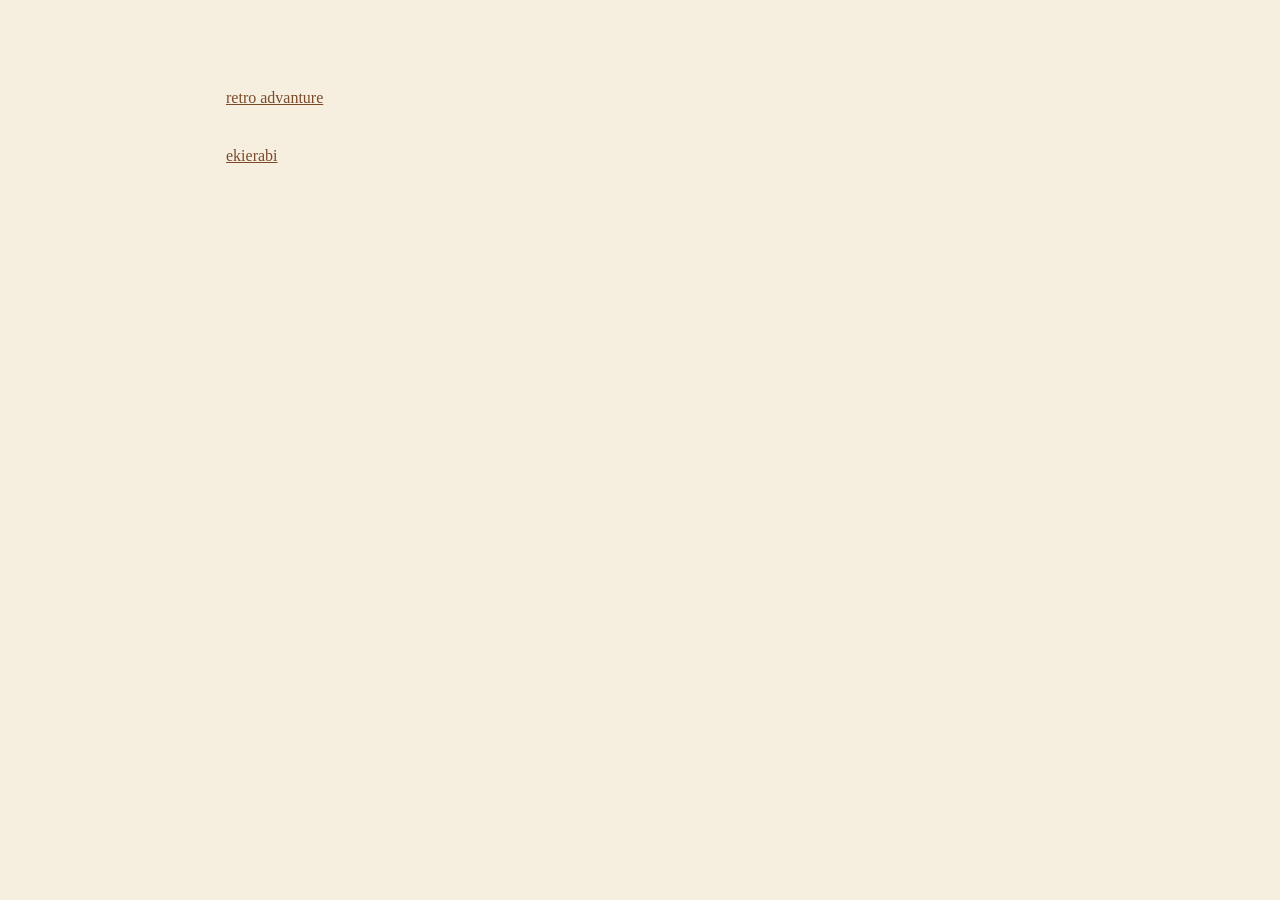
<file: index.html>
<!DOCTYPE html>
<html lang="ja">
<head>
<meta charset="utf-8">
<meta name="viewport" content="width=device-width, initial-scale=1">
<!-- ▼ サイト名・説明はここを編集 -->
<title>bSOZ</title>
<meta name="description" content="サイトの説明">
<style>
:root{--paper:#f6efe0;--card:#fffdf6;--ink:#3a2f25;--mute:#8a7a63;--line:#e3d8c2;--accent:#7a4b2a}
*{box-sizing:border-box}
body{margin:0;background:var(--paper);color:var(--ink);line-height:1.8;
  font-family:"Yu Mincho","Hiragino Mincho ProN","BIZ UDMincho",serif}
a{color:var(--accent)}
header{text-align:center;padding:56px 16px 18px}
h1{font-size:2rem;letter-spacing:.16em;margin:0 0 8px}
.lead{color:var(--mute);font-family:system-ui,sans-serif;max-width:600px;margin:0 auto}
main{max-width:860px;margin:0 auto;padding:10px 16px 70px}
.card{display:block;background:var(--card);border:1px solid var(--line);border-radius:16px;
  box-shadow:0 3px 14px rgba(90,70,40,.12);padding:22px 26px;margin:22px 0;
  text-decoration:none;color:var(--ink)}
.card:hover{border-color:var(--accent)}
.card h2{margin:0 0 6px;font-size:1.3rem;letter-spacing:.08em}
.card p{margin:0;color:var(--mute);font-family:system-ui,sans-serif;font-size:.9rem}
footer{text-align:center;color:var(--mute);font-size:.78rem;font-family:system-ui,sans-serif;padding:20px}
</style>
</head>
<body>
<header>
  <!-- ▼ 見出しと紹介文 
  <h1>サイト名</h1>
  <p class="lead">ここにサイトの紹介文を書きます。</p>
  -->
</header>
<main>
  
  <a href="games/">retro advanture</a>

  <br>
  <br>

  <a href="ekierabi/">ekierabi</a>


    <!-- ▼ コンテンツへのリンク。games/ 以下は publish.py が自動生成します -->
  <!--
  <a class="card" href="games/">
    <h2>&#128214; レトロアドベンチャー冒険記</h2>
    <p>Local LLM がプレイした Apple II アドベンチャーの冒険地図と冒険絵本</p>
  </a>
  -->
  <!-- 他のセクションを追加する場合はこのカードをコピー -->
</main>
<footer>
  <!-- ▼ フッター
  &copy; サイト名
  -->
</footer>
</body>
</html>
</file>
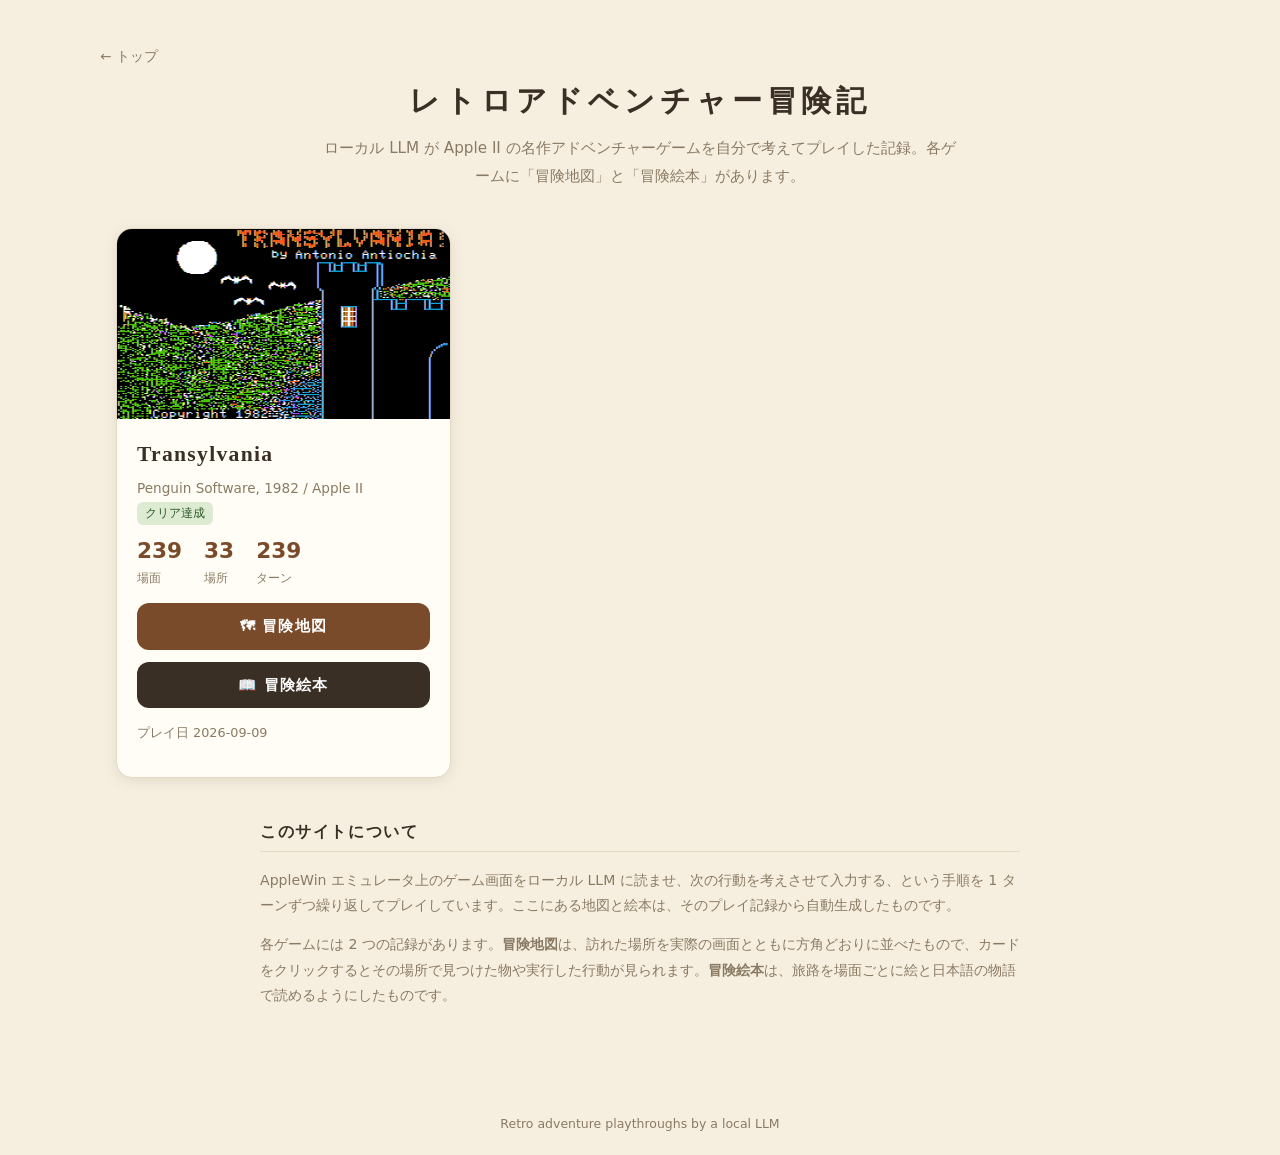
<file: games/index.html>
<!DOCTYPE html>
<html lang="ja"><head><meta charset="utf-8">
<meta name="viewport" content="width=device-width, initial-scale=1">
<title>レトロアドベンチャー冒険記</title>
<meta name="description" content="ローカル LLM が Apple II の名作アドベンチャーゲームを自分で考えてプレイした記録。各ゲームに「冒険地図」と「冒険絵本」があります。">
<style>
:root{--paper:#f6efe0;--card:#fffdf6;--ink:#3a2f25;--mute:#8a7a63;--line:#e3d8c2;--accent:#7a4b2a;--red:#b5442a}
*{box-sizing:border-box}
body{margin:0;background:var(--paper);color:var(--ink);line-height:1.8;
  font-family:"Yu Mincho","Hiragino Mincho ProN","BIZ UDMincho",serif}
a{color:var(--accent)}
header{text-align:center;padding:44px 16px 10px}
h1{font-size:1.9rem;letter-spacing:.16em;margin:0 0 6px}
.lead{color:var(--mute);font-size:.95rem;max-width:640px;margin:0 auto;font-family:system-ui,sans-serif}
main{max-width:1080px;margin:0 auto;padding:10px 16px 70px}
.card{background:var(--card);border:1px solid var(--line);border-radius:16px;
  box-shadow:0 3px 14px rgba(90,70,40,.12);overflow:hidden}
.hero{display:block;width:100%;aspect-ratio:560/320;object-fit:cover;background:#000}
.btns{display:flex;gap:12px;flex-wrap:wrap;font-family:system-ui,sans-serif}
.btn{flex:1 1 180px;text-align:center;text-decoration:none;color:#fff;background:var(--accent);
  padding:13px 18px;border-radius:12px;font-weight:700;letter-spacing:.08em;font-size:1rem}
.btn.alt{background:#3a2f25}
.btn:hover{filter:brightness(1.12)}
.btn small{display:block;font-weight:400;font-size:.78rem;opacity:.85;letter-spacing:0}
.stats{display:flex;gap:22px;flex-wrap:wrap;font-family:system-ui,sans-serif;margin:14px 0 4px}
.stat b{display:block;font-size:1.35rem;color:var(--accent);line-height:1.1}
.stat span{font-size:.75rem;color:var(--mute)}
.meta{color:var(--mute);font-size:.8rem;font-family:system-ui,sans-serif}
.tag{display:inline-block;background:#efe6d2;border-radius:6px;padding:0 8px;font-size:.78rem;
  font-family:system-ui,sans-serif;color:#5a4a38;margin-right:6px}
.tag.ok{background:#dcebd2;color:#2f5a2a}
footer{text-align:center;color:var(--mute);font-size:.78rem;font-family:system-ui,sans-serif;padding:20px}

.grid{display:grid;grid-template-columns:repeat(auto-fill,minmax(320px,1fr));gap:22px;margin-top:18px}
.game .body{padding:16px 20px 20px}
.game h2{margin:0;font-size:1.35rem;letter-spacing:.06em}
.game h2 a{text-decoration:none;color:var(--ink)}
.game h2 a:hover{color:var(--accent)}
.game .sub{color:var(--mute);font-family:system-ui,sans-serif;font-size:.85rem;margin:2px 0 0}
.game .btns{margin:12px 0 8px}
.game .btn{padding:10px 14px;font-size:.92rem}
.how{margin:40px auto 0;max-width:760px;color:var(--mute);font-size:.88rem;font-family:system-ui,sans-serif}
.how h3{color:var(--ink);font-family:"Yu Mincho","Hiragino Mincho ProN",serif;letter-spacing:.1em;font-size:1rem;border-bottom:1px solid var(--line);padding-bottom:4px}
.home{display:block;text-align:left;max-width:1080px;margin:0 auto 6px;color:var(--mute);text-decoration:none;font-family:system-ui,sans-serif;font-size:.85rem}
</style></head>
<body>
<header>
<a class="home" href="../">&larr; トップ</a>
<h1>レトロアドベンチャー冒険記</h1>
<p class="lead">ローカル LLM が Apple II の名作アドベンチャーゲームを自分で考えてプレイした記録。各ゲームに「冒険地図」と「冒険絵本」があります。</p>
</header>
<main>
<div class="grid">
<article class="card game">
<a href="transylvania/"><img class="hero" src="transylvania/hero.png" alt="Transylvania"></a>
<div class="body">
<h2><a href="transylvania/">Transylvania</a></h2>
<p class="sub">Penguin Software, 1982 / Apple II <span class="tag ok">クリア達成</span></p>
<div class="stats">
<div class="stat"><b>239</b><span>場面</span></div>
<div class="stat"><b>33</b><span>場所</span></div>
<div class="stat"><b>239</b><span>ターン</span></div>
</div>
<div class="btns">
<a class="btn" href="transylvania/map.html">&#128506; 冒険地図</a>
<a class="btn alt" href="transylvania/storybook.html">&#128214; 冒険絵本</a>
</div>
<p class="meta">プレイ日 2026-09-09</p>
</div>
</article></div>
<section class="how">
<h3>このサイトについて</h3>
<p>AppleWin エミュレータ上のゲーム画面をローカル LLM に読ませ、次の行動を考えさせて入力する、という手順を 1 ターンずつ繰り返してプレイしています。ここにある地図と絵本は、そのプレイ記録から自動生成したものです。</p>
<p>各ゲームには 2 つの記録があります。<b>冒険地図</b>は、訪れた場所を実際の画面とともに方角どおりに並べたもので、カードをクリックするとその場所で見つけた物や実行した行動が見られます。<b>冒険絵本</b>は、旅路を場面ごとに絵と日本語の物語で読めるようにしたものです。</p>
</section>
</main>
<footer>Retro adventure playthroughs by a local LLM</footer>
</body></html>
</file>
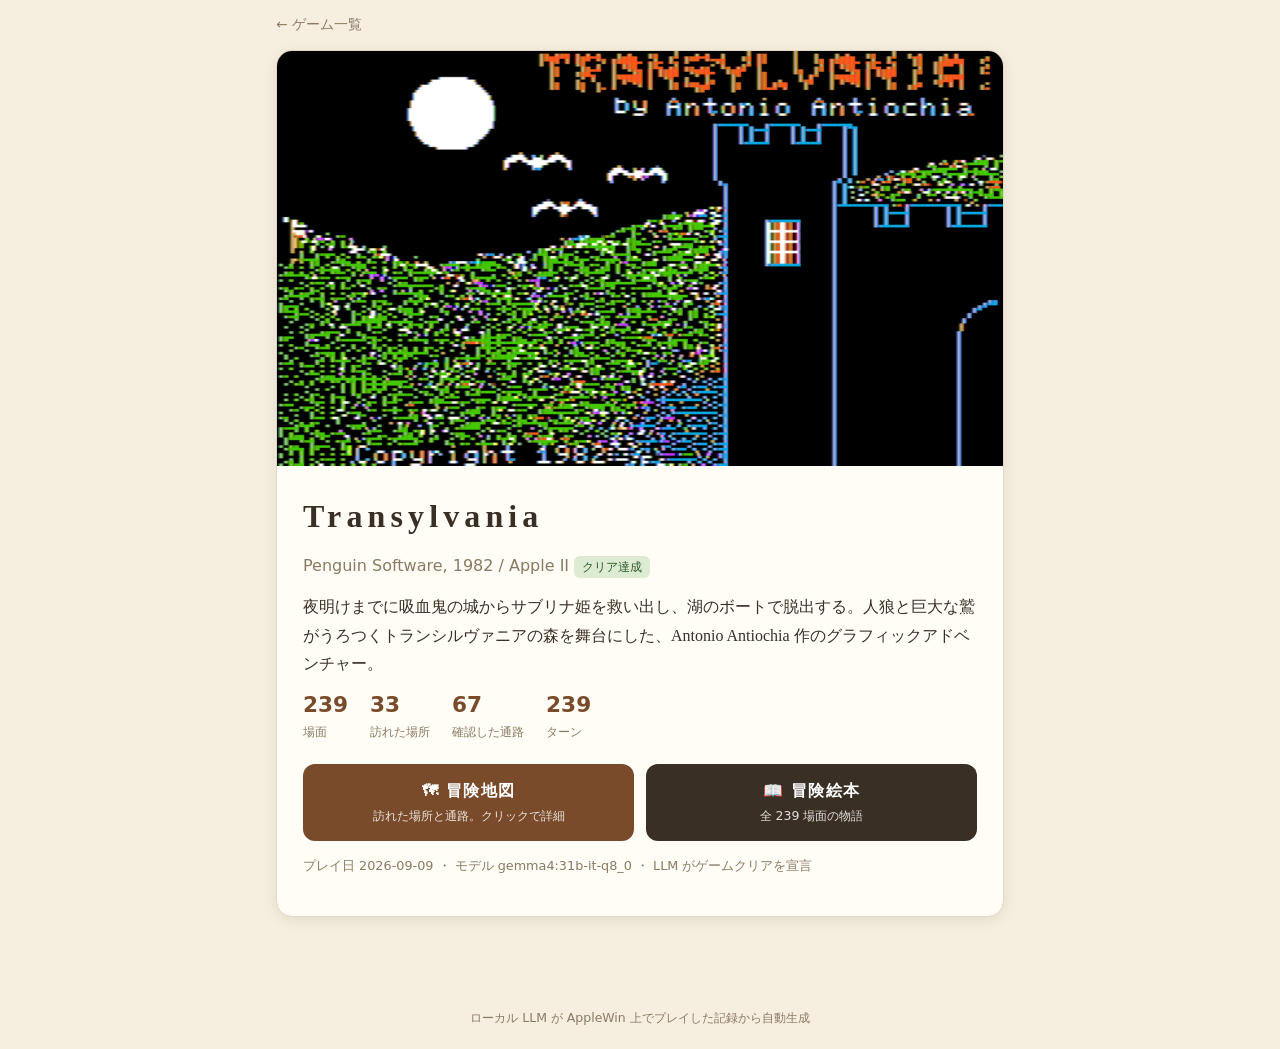
<file: games/transylvania/index.html>
<!DOCTYPE html>
<html lang="ja"><head><meta charset="utf-8">
<meta name="viewport" content="width=device-width, initial-scale=1">
<title>Transylvania 冒険の記録</title>
<meta name="description" content="Transylvania を LLM がプレイした記録。冒険地図と冒険絵本。">
<style>
:root{--paper:#f6efe0;--card:#fffdf6;--ink:#3a2f25;--mute:#8a7a63;--line:#e3d8c2;--accent:#7a4b2a;--red:#b5442a}
*{box-sizing:border-box}
body{margin:0;background:var(--paper);color:var(--ink);line-height:1.8;
  font-family:"Yu Mincho","Hiragino Mincho ProN","BIZ UDMincho",serif}
a{color:var(--accent)}
header{text-align:center;padding:44px 16px 10px}
h1{font-size:1.9rem;letter-spacing:.16em;margin:0 0 6px}
.lead{color:var(--mute);font-size:.95rem;max-width:640px;margin:0 auto;font-family:system-ui,sans-serif}
main{max-width:1080px;margin:0 auto;padding:10px 16px 70px}
.card{background:var(--card);border:1px solid var(--line);border-radius:16px;
  box-shadow:0 3px 14px rgba(90,70,40,.12);overflow:hidden}
.hero{display:block;width:100%;aspect-ratio:560/320;object-fit:cover;background:#000}
.btns{display:flex;gap:12px;flex-wrap:wrap;font-family:system-ui,sans-serif}
.btn{flex:1 1 180px;text-align:center;text-decoration:none;color:#fff;background:var(--accent);
  padding:13px 18px;border-radius:12px;font-weight:700;letter-spacing:.08em;font-size:1rem}
.btn.alt{background:#3a2f25}
.btn:hover{filter:brightness(1.12)}
.btn small{display:block;font-weight:400;font-size:.78rem;opacity:.85;letter-spacing:0}
.stats{display:flex;gap:22px;flex-wrap:wrap;font-family:system-ui,sans-serif;margin:14px 0 4px}
.stat b{display:block;font-size:1.35rem;color:var(--accent);line-height:1.1}
.stat span{font-size:.75rem;color:var(--mute)}
.meta{color:var(--mute);font-size:.8rem;font-family:system-ui,sans-serif}
.tag{display:inline-block;background:#efe6d2;border-radius:6px;padding:0 8px;font-size:.78rem;
  font-family:system-ui,sans-serif;color:#5a4a38;margin-right:6px}
.tag.ok{background:#dcebd2;color:#2f5a2a}
footer{text-align:center;color:var(--mute);font-size:.78rem;font-family:system-ui,sans-serif;padding:20px}

.wrap{max-width:760px;margin:0 auto}
.body{padding:22px 26px 26px}
h1{font-size:2rem}
.sub{color:var(--mute);font-family:system-ui,sans-serif;margin:0 0 10px}
.desc{margin:12px 0 4px}
.btns{margin:18px 0 6px}
.home{display:inline-block;margin:0 0 14px;color:var(--mute);text-decoration:none;font-family:system-ui,sans-serif;font-size:.85rem}
</style></head>
<body>
<main class="wrap">
<a class="home" href="../">&larr; ゲーム一覧</a>
<div class="card">
<img class="hero" src="hero.png" alt="Transylvania タイトル画面">
<div class="body">
<h1>Transylvania</h1>
<p class="sub">Penguin Software, 1982 / Apple II <span class="tag ok">クリア達成</span></p>
<p class="desc">夜明けまでに吸血鬼の城からサブリナ姫を救い出し、湖のボートで脱出する。人狼と巨大な鷲がうろつくトランシルヴァニアの森を舞台にした、Antonio Antiochia 作のグラフィックアドベンチャー。</p>
<div class="stats">
<div class="stat"><b>239</b><span>場面</span></div>
<div class="stat"><b>33</b><span>訪れた場所</span></div>
<div class="stat"><b>67</b><span>確認した通路</span></div>
<div class="stat"><b>239</b><span>ターン</span></div>
</div>
<div class="btns">
<a class="btn" href="map.html">&#128506; 冒険地図<small>訪れた場所と通路。クリックで詳細</small></a>
<a class="btn alt" href="storybook.html">&#128214; 冒険絵本<small>全 239 場面の物語</small></a>
</div>
<p class="meta">プレイ日 2026-09-09 ・ モデル gemma4:31b-it-q8_0 ・ LLM がゲームクリアを宣言</p>
</div>
</div>
</main>
<footer>ローカル LLM が AppleWin 上でプレイした記録から自動生成</footer>
</body></html>
</file>
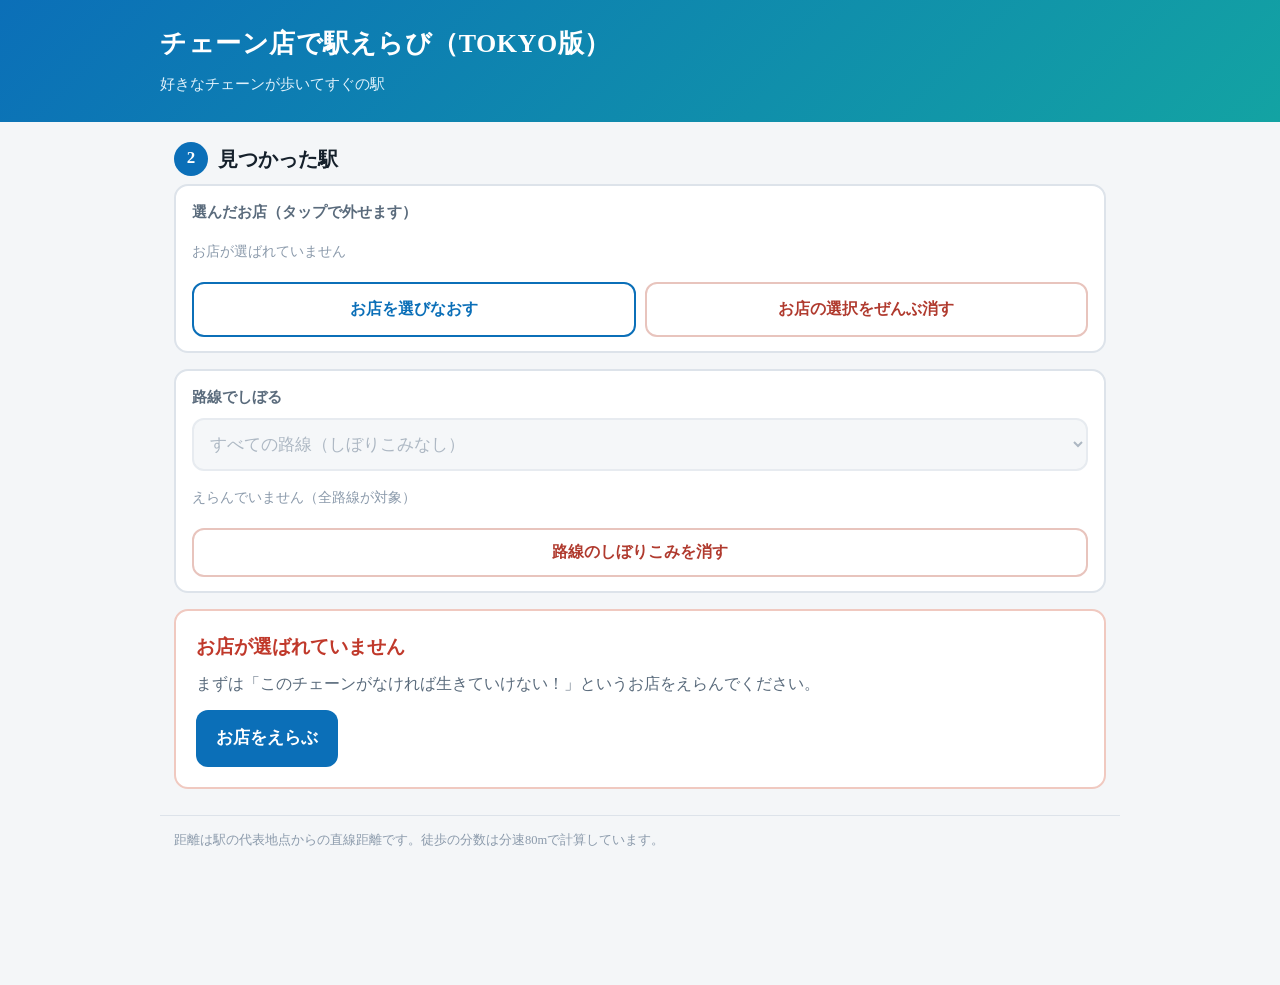
<file: ekierabi/result.html>
<!DOCTYPE html>
<html lang="ja">
<head>
<meta charset="UTF-8">
<meta name="viewport" content="width=device-width, initial-scale=1, viewport-fit=cover">
<title>さがした駅｜チェーン店で駅えらび（TOKYO版）</title>
<meta name="description" content="選んだチェーン店がぜんぶ歩いて5分以内にある駅の一覧。好きなチェーン店が歩いてすぐにある東京の駅を、家賃相場のやすい順にさがせます。">
<meta property="og:type" content="website">
<meta property="og:site_name" content="チェーン店で駅えらび（TOKYO版）">
<meta property="og:title" content="さがした駅｜チェーン店で駅えらび（TOKYO版）">
<meta property="og:description" content="選んだチェーン店がぜんぶ歩いて5分以内にある駅の一覧。好きなチェーン店が歩いてすぐにある東京の駅を、家賃相場のやすい順にさがせます。">
<meta property="og:url" content="https://b-s-o-z.github.io/website/ekierabi/result.html">
<meta property="og:image" content="https://b-s-o-z.github.io/website/ekierabi/ogp.png">
<meta property="og:image:width" content="1200">
<meta property="og:image:height" content="630">
<meta property="og:image:alt" content="たくさんのチェーン店のピンをしきつめた「チェーン店で駅えらび（TOKYO版）」のバナー">
<meta name="twitter:card" content="summary_large_image">
<meta name="twitter:image" content="https://b-s-o-z.github.io/website/ekierabi/ogp.png">

<link rel="stylesheet" href="style.css">
</head>
<body>

<header>
  <div class="hwrap">
    <h1><a href="index.html">チェーン店で駅えらび（TOKYO版）</a></h1>
    <p>好きなチェーンが歩いてすぐの駅</p>
  </div>
</header>

<main>
  <div class="step"><span class="num">2</span><h2>見つかった駅</h2></div>

  <div class="cond">
    <h3>選んだお店（タップで外せます）</h3>
    <div class="chips" id="chips"></div>
    <div class="condbtns">
      <a class="go sub" href="index.html">お店を選びなおす</a>
      <button class="go clear" id="clearChains">お店の選択をぜんぶ消す</button>
    </div>
  </div>

  <div class="cond">
    <h3><label for="lineSel">路線でしぼる</label></h3>
    <select id="lineSel">
      <option value="">すべての路線（しぼりこみなし）</option>
    </select>
    <div class="chips" id="lchips"></div>
    <div class="condbtns" id="lineBtns" hidden>
      <button class="go clear" id="clearLines">路線のしぼりこみを消す</button>
    </div>
  </div>

  <div id="out"></div>
</main>

<footer>
  距離は駅の代表地点からの直線距離です。徒歩の分数は分速80mで計算しています。
</footer>

<script>
const ICON = "https://www.locationsmart.org";
let chains = [], stations = [], allLines = [], sel = new Set(), lineSel = new Set();

const $ = id => document.getElementById(id);
const esc = s => String(s).replace(/[&<>"]/g, m => ({"&":"&amp;","<":"&lt;",">":"&gt;",'"':"&quot;"}[m]));
const linesOf = st => st.lines ? st.lines.split(" / ") : [];

try { sel = new Set(JSON.parse(localStorage.getItem("ekierabi.sel") || "[]")); } catch (e) {}
try { lineSel = new Set(JSON.parse(localStorage.getItem("ekierabi.lines") || "[]")); } catch (e) {}

Promise.all([
  fetch("data/chains.json").then(r => r.json()),
  fetch("data/stations.json").then(r => r.json()),
  fetch("data/lines.json").then(r => r.json()),
]).then(([c, s, l]) => { chains = c; stations = s; allLines = l; draw(); });

function save() {
  localStorage.setItem("ekierabi.sel", JSON.stringify([...sel]));
  localStorage.setItem("ekierabi.lines", JSON.stringify([...lineSel]));
}

// 選んだお店がぜんぶ800m以内にある駅（路線フィルタ適用前）
// stations.json は家賃の安い順に並んでおり、o がその順位。金額そのものは持っていない。
function matchStations(want) {
  const hits = [];
  for (const st of stations) {
    if (st.o == null) continue;         // 順位が付いていない駅（相場データなし）は除外
    const dist = [];
    let ok = true;
    for (const w of want) {
      const k = st.chains.indexOf(w);
      if (k < 0) { ok = false; break; }
      dist.push([w, st.d[k]]);
    }
    if (ok) hits.push({ st, dist });
  }
  return hits;
}

function draw() {
  drawChips();
  const want = [...sel];

  if (!want.length) {
    drawLineFilter([]);
    $("out").innerHTML =
      '<div class="noresult"><h3>お店が選ばれていません</h3>' +
      '<p>まずは「このチェーンがなければ生きていけない！」というお店をえらんでください。</p>' +
      '<a class="go" href="index.html">お店をえらぶ</a></div>';
    return;
  }

  const base = matchStations(want);
  drawLineFilter(base);

  if (!base.length) { drawNone(want); return; }

  const hits = lineSel.size
    ? base.filter(h => linesOf(h.st).some(n => lineSel.has(n)))
    : base;
  hits.sort((a, b) => a.st.o - b.st.o);   // o = 家賃の安い順

  if (!hits.length) {
    $("out").innerHTML =
      '<div class="noresult"><h3>その路線には見つかりませんでした</h3>' +
      '<p>お店の条件に合う駅は ' + base.length + ' 駅ありますが、えらんだ路線にはありません。' +
      '路線のしぼりこみを消すか、別の路線をえらんでください。</p>' +
      '<button class="go" onclick="clearLines()">路線のしぼりこみを消す</button></div>';
    return;
  }

  const head =
    '<p class="hit">条件に合う駅が <b>' + hits.length + '</b> 駅 見つかりました</p>' +
    '<p class="hitsub">選んだ ' + want.length + ' 店すべてが歩いて5分以内（800m）。<b>家賃相場のやすい順</b>にならべています。' +
    (lineSel.size ? '（全' + base.length + '駅のうち、えらんだ路線ぶん）' : '') + '</p>';

  $("out").innerHTML = head + '<div class="stations">' + hits.map(row).join("") + '</div>';
}

// 路線プルダウン：お店の条件に合う駅がある路線だけを、駅数つきで出す
function drawLineFilter(base) {
  const cnt = new Map();
  base.forEach(h => linesOf(h.st).forEach(n => cnt.set(n, (cnt.get(n) || 0) + 1)));

  const s = $("lineSel");
  s.replaceChildren();
  s.appendChild(new Option("すべての路線（しぼりこみなし）", ""));
  allLines.forEach(n => {
    if (!cnt.has(n) || lineSel.has(n)) return;
    s.appendChild(new Option(n + "（" + cnt.get(n) + "駅）", n));
  });
  s.value = "";
  s.disabled = s.options.length <= 1;

  const box = $("lchips");
  if (!lineSel.size) {
    box.innerHTML = '<span class="none">えらんでいません（全路線が対象）</span>';
  } else {
    box.replaceChildren(...[...lineSel].map(n => {
      const el = document.createElement("span");
      el.className = "chip";
      el.title = n + " を外す";
      el.innerHTML = esc(n) + '<span class="x">✕</span>';
      el.onclick = () => { lineSel.delete(n); save(); draw(); };
      return el;
    }));
  }
  $("lineBtns").hidden = lineSel.size === 0;
}

// ---- X（旧Twitter）へのポスト ----
const SITE = "https://b-s-o-z.github.io/website/ekierabi/";
const X_LOGO = '<svg class="xi" viewBox="0 0 24 24" aria-hidden="true"><path fill="currentColor" ' +
  'd="M18.244 2.25h3.308l-7.227 8.26 8.502 11.24H16.17l-5.214-6.817L4.99 21.75H1.68l7.73-8.835' +
  'L1.254 2.25H8.08l4.713 6.231zm-1.161 17.52h1.833L7.084 4.126H5.117z"/></svg>';

// X の重み付き文字数。日本語などは2文字ぶん、URL は長さにかかわらず23文字ぶん。
function tweetLen(s) {
  let n = 0;
  for (const ch of s) {
    const c = ch.codePointAt(0);
    n += (c <= 0x10FF || (c >= 0x2000 && c <= 0x200D) ||
          (c >= 0x2010 && c <= 0x201F) || (c >= 0x2032 && c <= 0x2037)) ? 1 : 2;
  }
  return n - (SITE.length - 23);
}

// 280 をこえるときは、遠いお店から落として「など」でまとめる
function tweetText(name, names) {
  const build = (list, more) => [
    "わたしは「" + name + "」に住みたい！なぜなら" + list.join("、") + (more ? "など" : "") + "があるから",
    "by チェーン店で駅えらび（" + SITE + "）",
  ].join("\n");
  let n = names.length, text = build(names, false);
  while (n > 1 && tweetLen(text) > 280) text = build(names.slice(0, --n), true);
  return text;
}

function row(h, i) {
  const st = h.st;
  const near = h.dist.slice().sort((a, b) => a[1] - b[1]);
  const walks = near
    .map(([ci, m]) => {
      const c = chains[ci];
      const min = Math.max(1, Math.ceil(m / 80));
      return '<span class="w"><img class="pin" src="' + ICON + c.icon + '" alt="" loading="lazy" ' +
             'onerror="this.style.visibility=\'hidden\'">' + esc(c.name) +
             '<span class="m">徒歩' + min + '分</span></span>';
    }).join("");

  const tweet = "https://x.com/intent/post?text=" +
                encodeURIComponent(tweetText(st.name, near.map(([ci]) => chains[ci].name)));

  const locasma = "https://www.locationsmart.org/?tag=_food&lat=" + st.lat.toFixed(5) +
                  "&lon=" + st.lon.toFixed(5) + "&z=16";
  const gmap = "https://www.google.com/maps/search/?api=1&query=" + st.lat + "," + st.lon;

  return '<div class="st' + (i < 3 ? " top3" : "") + '">' +
    '<div class="top"><span class="rank">' + (i + 1) + '</span>' +
    '<span class="nm">' + esc(st.name) + '</span></div>' +
    '<div class="lines">' + esc(st.lines) + '</div>' +
    '<div class="walk">' + walks + '</div>' +
    '<div class="links">' +
      '<a class="tw" href="' + esc(tweet) + '" target="_blank" rel="noopener">' +
        X_LOGO + 'この駅への愛を投稿する</a>' +
      '<a href="' + locasma + '" target="_blank" rel="noopener">📍 まわりのお店を地図で見る</a>' +
      '<a href="' + gmap + '" target="_blank" rel="noopener">🗺 Googleマップ</a>' +
      '<a href="' + esc(st.url) + '" target="_blank" rel="noopener">🏠 この駅の家賃をくわしく</a>' +
    '</div></div>';
}

function drawNone(want) {
  // どのお店が足かせになっているか分かるように、1店だけ外した場合の件数を出す
  const counts = want.map(w => {
    const rest = want.filter(x => x !== w);
    let n = 0;
    for (const st of stations) {
      if (st.o == null) continue;
      if (rest.every(x => st.chains.includes(x))) n++;
    }
    return { w, n };
  }).sort((a, b) => b.n - a.n);

  $("out").innerHTML =
    '<div class="noresult"><h3>ぜんぶそろう駅は見つかりませんでした</h3>' +
    '<p>お店をひとつ外すと、これだけ見つかります。外したいお店をタップしてください。</p>' +
    '<ul>' + counts.map(x => {
      const c = chains[x.w];
      return '<li data-i="' + x.w + '" style="cursor:pointer">' +
        '<img class="pin" src="' + ICON + c.icon + '" alt="">' + esc(c.name) +
        '<span class="n">外すと ' + x.n + '駅</span></li>';
    }).join("") + '</ul>' +
    '<a class="go sub" href="index.html">お店を選びなおす</a></div>';

  document.querySelectorAll(".noresult li").forEach(li => {
    li.onclick = () => { sel.delete(+li.dataset.i); save(); draw(); window.scrollTo({top:0,behavior:"smooth"}); };
  });
}

function drawChips() {
  const box = $("chips");
  $("clearChains").hidden = sel.size === 0;
  if (!sel.size) { box.innerHTML = '<span class="none">お店が選ばれていません</span>'; return; }
  box.replaceChildren(...[...sel].map(i => {
    const c = chains[i];
    const s = document.createElement("span");
    s.className = "chip";
    s.title = c.name + " を外す";
    s.innerHTML = '<img class="pin" src="' + ICON + c.icon + '" alt="">' + esc(c.name) + '<span class="x">✕</span>';
    s.onclick = () => { sel.delete(i); save(); draw(); };
    return s;
  }));
}

function clearLines() { lineSel.clear(); save(); draw(); }

$("lineSel").onchange = e => {
  if (!e.target.value) return;
  lineSel.add(e.target.value);
  save(); draw();
};
$("clearLines").onclick = clearLines;
$("clearChains").onclick = () => {
  sel.clear(); save(); draw(); window.scrollTo({top: 0, behavior: "smooth"});
};
</script>
</body>
</html>
</file>
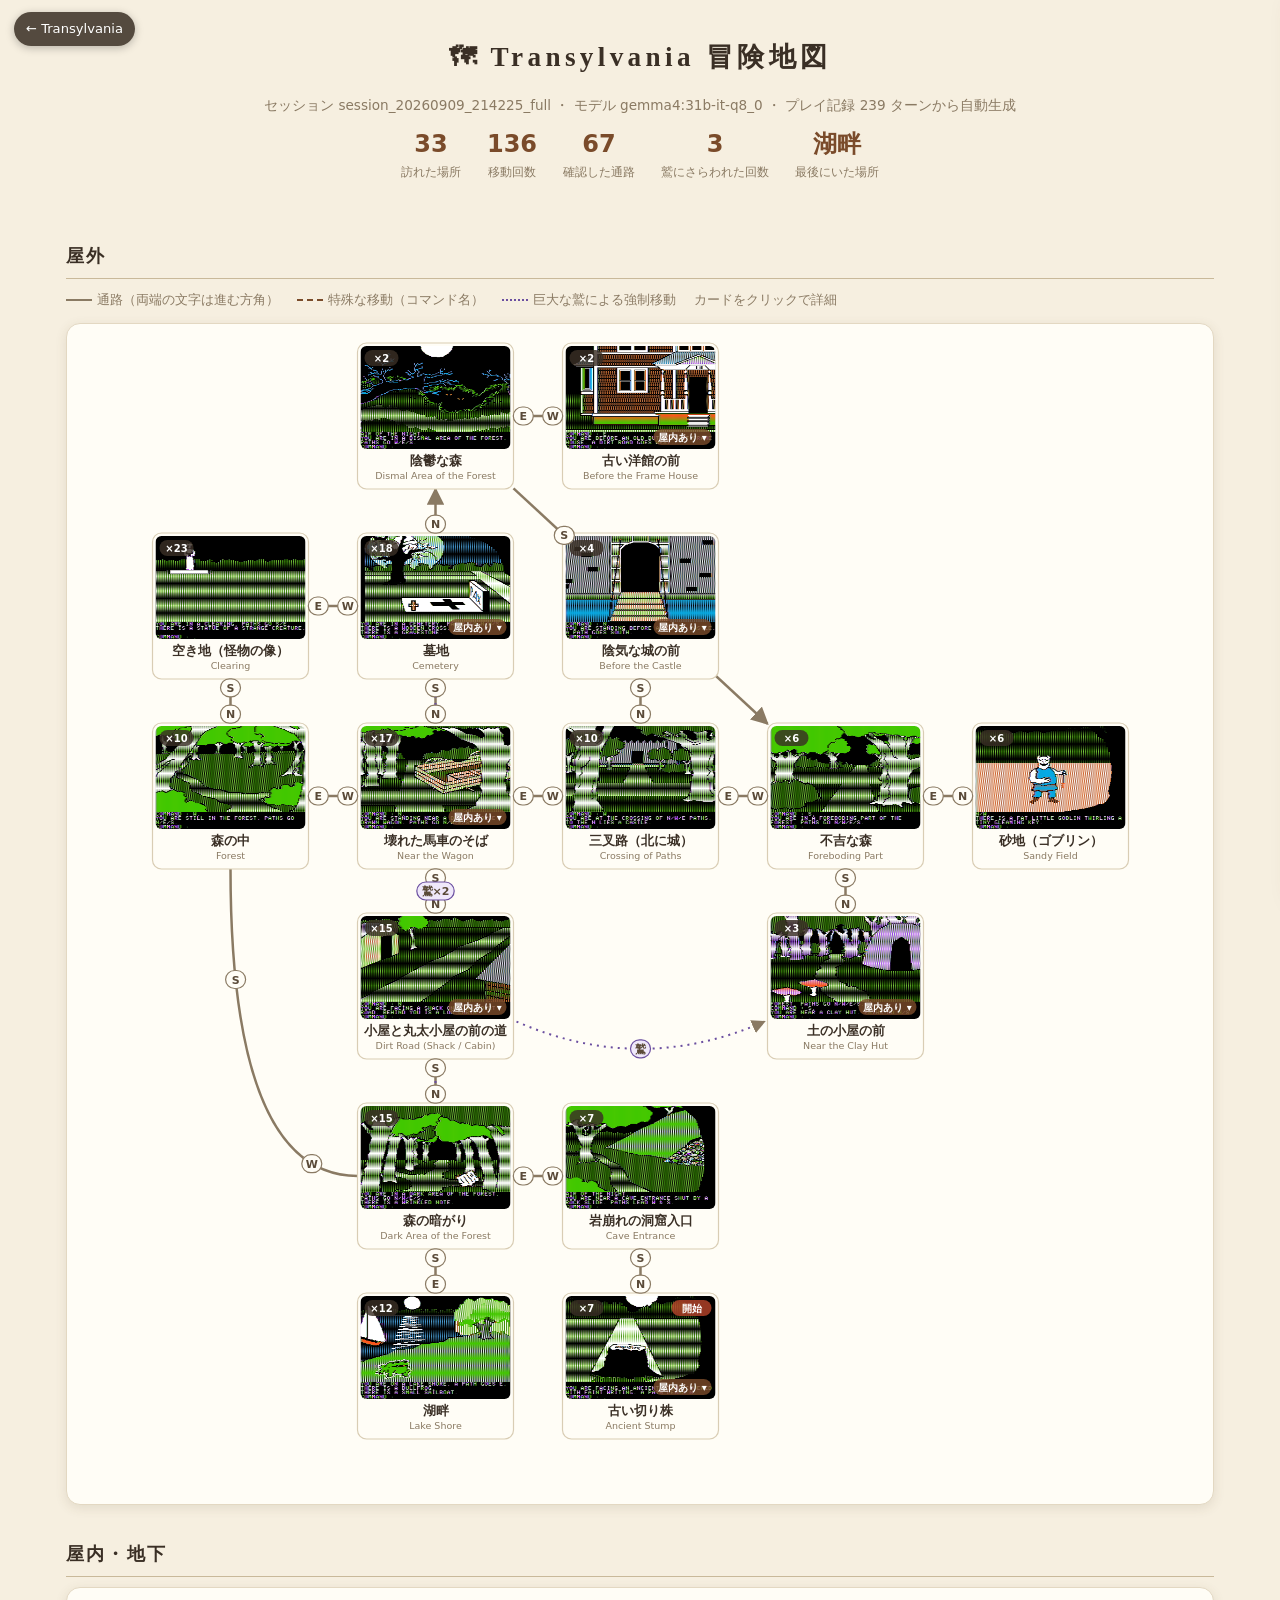
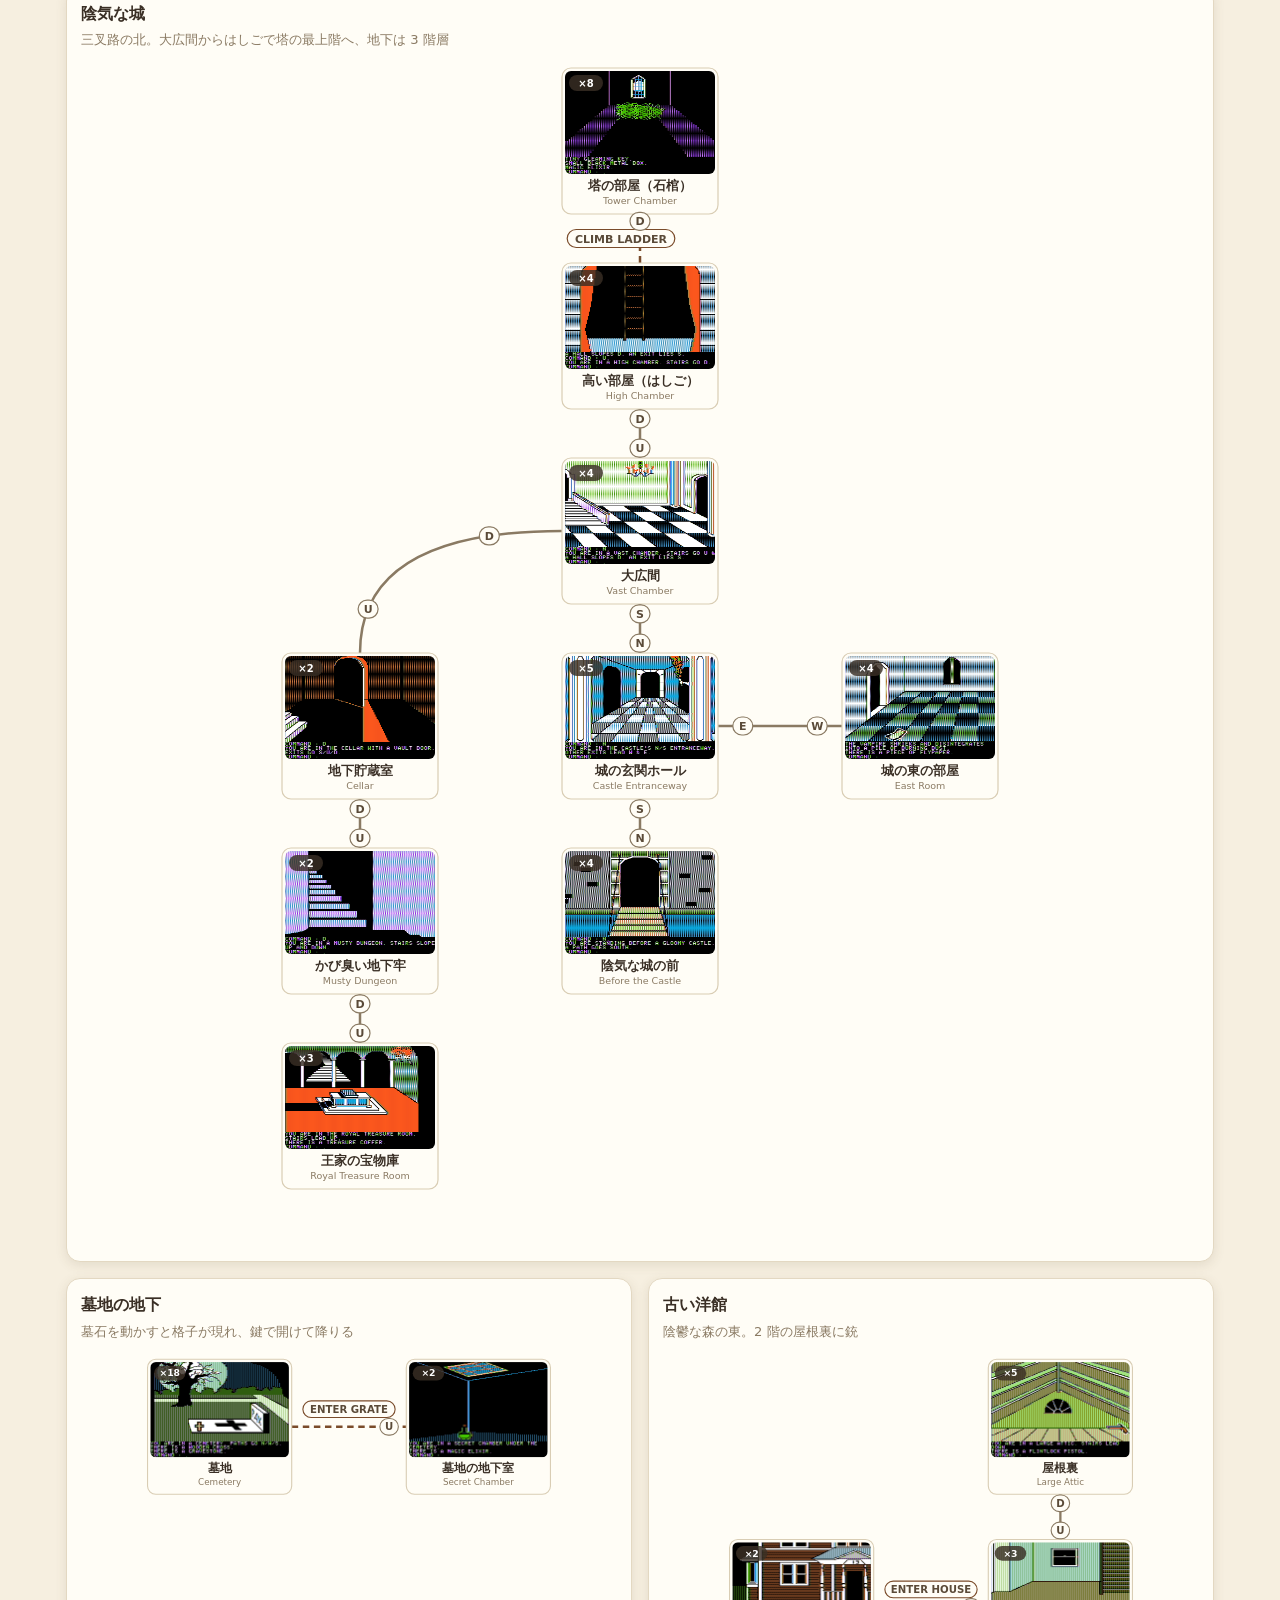
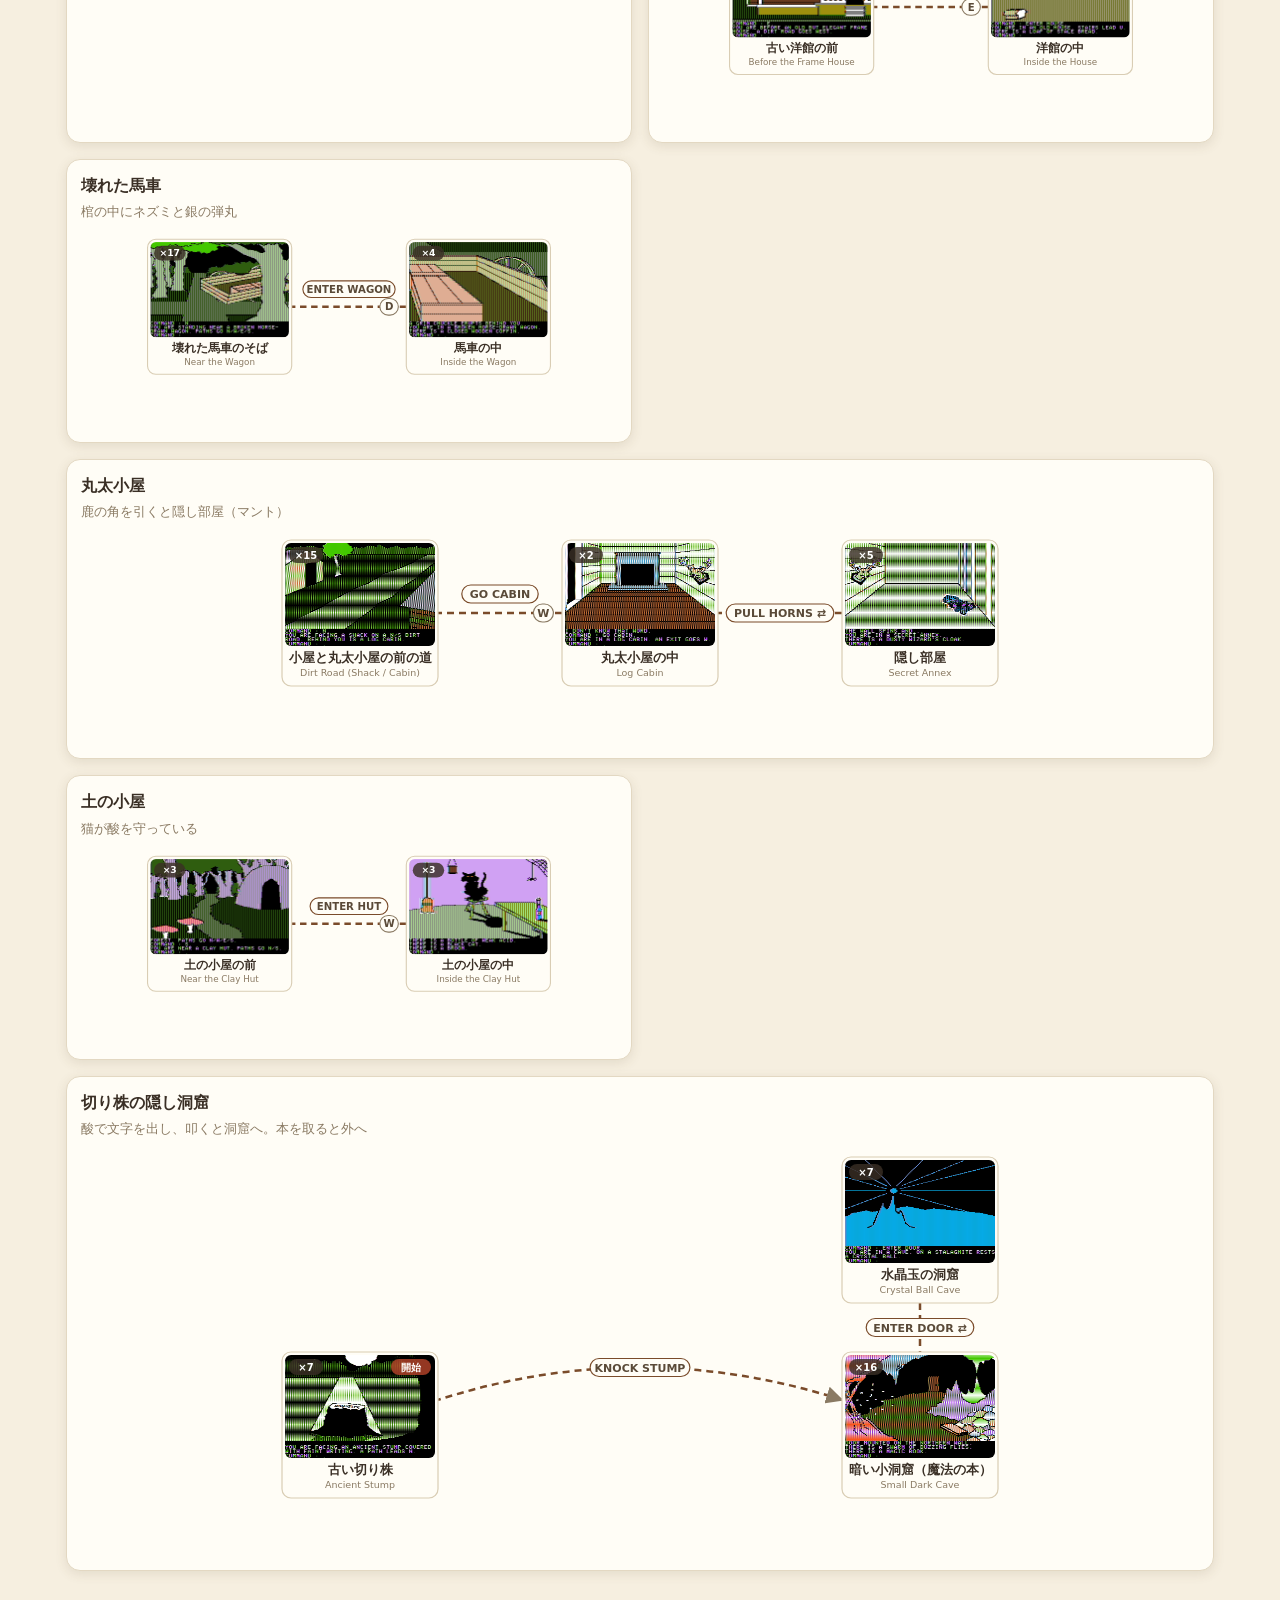
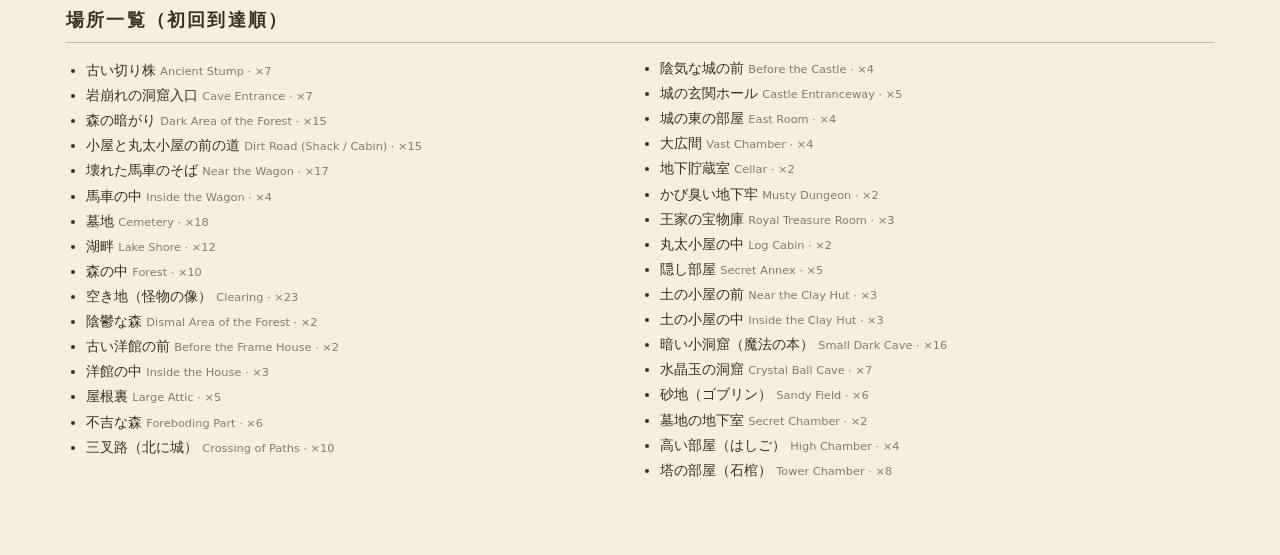
<file: games/transylvania/map.html>
<!DOCTYPE html>
<html lang="ja"><head><meta charset="utf-8">
<meta name="viewport" content="width=device-width, initial-scale=1">
<title>Transylvania 冒険地図</title>
<style>
:root{--paper:#f6efe0;--card:#fffdf6;--ink:#3a2f25;--mute:#8a7a63;--line:#c9b99a;--accent:#7a4b2a}
*{box-sizing:border-box}
body{margin:0;background:var(--paper);color:var(--ink);font-family:"Yu Mincho","Hiragino Mincho ProN","BIZ UDMincho",serif;line-height:1.7}
header{text-align:center;padding:34px 16px 8px}
h1{font-size:1.7rem;letter-spacing:.16em;margin:0}
.meta{color:var(--mute);font-size:.85rem;font-family:system-ui,sans-serif}
.stats{display:flex;justify-content:center;gap:26px;flex-wrap:wrap;margin:14px 0 6px;font-family:system-ui,sans-serif}
.stat b{display:block;font-size:1.5rem;color:var(--accent);line-height:1.1}
.stat span{font-size:.78rem;color:var(--mute)}
main{max-width:1180px;margin:0 auto;padding:8px 16px 60px}
h2{font-size:1.15rem;letter-spacing:.12em;border-bottom:1px solid var(--line);padding-bottom:6px;margin:34px 0 10px}
h3{font-size:1rem;margin:0 0 2px}
.sub{margin:0 0 8px;color:var(--mute);font-size:.82rem;font-family:system-ui,sans-serif}
.legend{display:flex;gap:18px;flex-wrap:wrap;font-size:.8rem;color:var(--mute);font-family:system-ui,sans-serif;margin:6px 0 12px}
.legend i{display:inline-block;width:26px;border-top:2.5px solid #8a7a63;vertical-align:middle;margin-right:5px}
.legend i.sp{border-top-style:dashed;border-color:#7a4b2a}
.legend i.eg{border-top-style:dotted;border-color:#6b4fa0}
.scroll{overflow-x:auto;background:var(--card);border:1px solid #e3d8c2;border-radius:14px;box-shadow:0 3px 12px rgba(90,70,40,.12);padding:10px}
svg.map{display:block;margin:0 auto;font-family:system-ui,sans-serif}
.edge{fill:none;stroke:#8a7a63;stroke-width:2.5}
.edge.special{stroke:#7a4b2a;stroke-dasharray:7 5}
.edge.eagle{stroke:#6b4fa0;stroke-width:2;stroke-dasharray:2 5}
.dl{fill:#fffdf6;stroke:#8a7a63;stroke-width:1.2}
.dl.sp{stroke:#7a4b2a}.dl.eg{fill:#efe8fa;stroke:#6b4fa0}
.dlt{font-size:11px;font-weight:700;fill:#5a4a38;text-anchor:middle}
.room{cursor:pointer}
.cardbg{fill:#fffdf6;stroke:#d9cdb4;stroke-width:1.2}
.room:hover .cardbg,.room.active .cardbg{stroke:#7a4b2a;stroke-width:2.5}
.ja{font-size:12.5px;font-weight:700;fill:#3a2f25;text-anchor:middle}
.en{font-size:9.5px;fill:#8a7a63;text-anchor:middle}
.badge{fill:#3a2f25;opacity:.82}.badge.start{fill:#b5442a}.badge.inner{fill:#7a4b2a}
.badget{font-size:10px;fill:#fff;text-anchor:middle;font-weight:700}
.complexes{display:grid;grid-template-columns:repeat(2,minmax(0,1fr));gap:16px}
.complex{background:var(--card);border:1px solid #e3d8c2;border-radius:14px;padding:12px 14px;box-shadow:0 3px 12px rgba(90,70,40,.12);min-width:0}
.complex.wide{grid-column:1 / -1}
svg.map.fit{width:100%;height:auto}
@media (max-width:760px){.complexes{grid-template-columns:1fr}}
#panel{position:fixed;top:0;right:0;width:min(440px,100vw);height:100vh;background:var(--card);border-left:1px solid #e3d8c2;box-shadow:-6px 0 24px rgba(90,70,40,.18);transform:translateX(105%);transition:transform .25s;overflow-y:auto;padding:18px 20px 40px;font-family:system-ui,sans-serif;font-size:.9rem;z-index:10}
#panel.open{transform:none}
#panel .close{position:absolute;top:10px;right:14px;border:0;background:none;font-size:1.4rem;cursor:pointer;color:var(--mute)}
#panel img{width:100%;border-radius:8px;border:1px solid #d9cdb4;margin:8px 0}
#panel h3{font-family:"Yu Mincho","Hiragino Mincho ProN",serif;font-size:1.2rem}
#panel .desc{color:var(--mute);font-size:.8rem}
#panel dl{margin:10px 0}
#panel dt{font-weight:700;color:var(--accent);margin-top:10px;font-size:.8rem;letter-spacing:.08em}
#panel dd{margin:2px 0 0 0}
#panel code{background:#efe6d2;padding:1px 6px;border-radius:5px;font-family:Consolas,monospace;font-size:.82rem}
#panel .act{margin:3px 0;padding-left:8px;border-left:2px solid #e3d8c2}
#panel .act .r{color:var(--mute);font-size:.8rem}
.tag{display:inline-block;background:#efe6d2;border-radius:6px;padding:0 7px;margin:2px 3px 2px 0;font-size:.8rem}
.tag.enemy{background:#f3d9d2;color:#8a2a1a}
.tag.link{cursor:pointer}.tag.link:hover{background:#e3d2b4}
.roomlist{columns:2;column-gap:20px;font-family:system-ui,sans-serif;font-size:.85rem;padding-left:20px}
.roomlist li{break-inside:avoid;margin:2px 0;cursor:pointer}
.roomlist li:hover{color:var(--accent);text-decoration:underline}
.roomlist small{color:var(--mute)}
</style>
<style id="pub-back-css">
.pub-back{position:fixed;left:14px;top:12px;z-index:50;background:rgba(58,47,37,.86);color:#fff;
  text-decoration:none;font-family:system-ui,sans-serif;font-size:.82rem;padding:6px 12px;
  border-radius:999px;box-shadow:0 2px 8px rgba(0,0,0,.25)}
.pub-back:hover{background:#7a4b2a}
@media print{.pub-back{display:none}}
</style>
</head>
<body>
<header>
<h1>&#128506; Transylvania 冒険地図</h1>
<p class="meta">セッション session_20260909_214225_full ・ モデル gemma4:31b-it-q8_0 ・ プレイ記録 239 ターンから自動生成</p>
<div class="stats">
<div class="stat"><b>33</b><span>訪れた場所</span></div>
<div class="stat"><b>136</b><span>移動回数</span></div>
<div class="stat"><b>67</b><span>確認した通路</span></div>
<div class="stat"><b>3</b><span>鷲にさらわれた回数</span></div>
<div class="stat"><b>湖畔</b><span>最後にいた場所</span></div>
</div>
</header>
<main>
<h2>屋外</h2>
<div class="legend"><span><i></i>通路（両端の文字は進む方角）</span><span><i class="sp"></i>特殊な移動（コマンド名）</span><span><i class="eg"></i>巨大な鷲による強制移動</span><span>カードをクリックで詳細</span></div>
<div class="scroll"><svg class="map" viewBox="0 0 1045 1160" width="1045" height="1160" xmlns="http://www.w3.org/2000/svg">
<defs><marker id="arr" viewBox="0 0 10 10" refX="9" refY="5" markerWidth="7" markerHeight="7" orient="auto-start-reverse"><path d="M0,0 L10,5 L0,10 z" fill="#8a7a63"/></marker><clipPath id="imgclip"><rect x="0" y="0" width="150" height="103" rx="6"/></clipPath></defs>
<path class="edge" d="M522.5,915.0 L522.5,959.0"/>
<path class="edge" d="M444.5,842.0 L395.5,842.0"/>
<path class="edge" d="M317.5,769.0 L317.5,725.0"/>
<path class="edge" d="M317.5,579.0 L317.5,535.0"/>
<path class="edge" d="M317.5,345.0 L317.5,389.0"/>
<path class="edge" d="M317.5,915.0 L317.5,959.0"/>
<path class="edge" d="M239.5,842.0 Q112.5,842.0 112.5,535.0"/>
<path class="edge" d="M190.5,462.0 L239.5,462.0"/>
<path class="edge" d="M112.5,345.0 L112.5,389.0"/>
<path class="edge" d="M239.5,272.0 L190.5,272.0"/>
<path class="edge" d="M317.5,199.0 L317.5,155.0" marker-end="url(#arr)"/>
<path class="edge" d="M395.5,82.0 L444.5,82.0"/>
<path class="edge" d="M395.5,154.3 L649.5,389.7" marker-end="url(#arr)"/>
<path class="edge" d="M600.5,462.0 L649.5,462.0"/>
<path class="edge" d="M444.5,462.0 L395.5,462.0"/>
<path class="edge" d="M522.5,345.0 L522.5,389.0"/>
<path class="edge" d="M727.5,535.0 L727.5,579.0"/>
<path class="edge" d="M805.5,462.0 L854.5,462.0"/>
<path class="edge eagle" d="M317.5,348.0 L317.5,766.0" marker-end="url(#arr)"/>
<path class="edge eagle" d="M398.5,687.6 Q522.5,742.0 646.5,687.6" marker-end="url(#arr)"/>
<g class="room g-out" data-id="stump" transform="translate(447.5,962.0)">
<rect class="cardbg" x="-3" y="-3" width="156" height="146" rx="9"/>
<image href="thumbs/turn004.png" x="0" y="0" width="150" height="103" preserveAspectRatio="xMidYMid slice" clip-path="url(#imgclip)"/>
<text class="ja" x="75.0" y="119">古い切り株</text>
<text class="en" x="75.0" y="133">Ancient Stump</text>
<rect class="badge" x="4" y="4" width="34" height="16" rx="8"/><text class="badget" x="21" y="15.5">×7</text>
<rect class="badge start" x="106" y="4" width="40" height="16" rx="8"/><text class="badget" x="126" y="15.5">開始</text>
<rect class="badge inner" x="88" y="83" width="58" height="16" rx="8"/><text class="badget" x="117" y="94.5">屋内あり ▾</text>
</g>
<g class="room g-out" data-id="cave_ent" transform="translate(447.5,772.0)">
<rect class="cardbg" x="-3" y="-3" width="156" height="146" rx="9"/>
<image href="thumbs/turn005.png" x="0" y="0" width="150" height="103" preserveAspectRatio="xMidYMid slice" clip-path="url(#imgclip)"/>
<text class="ja" x="75.0" y="119">岩崩れの洞窟入口</text>
<text class="en" x="75.0" y="133">Cave Entrance</text>
<rect class="badge" x="4" y="4" width="34" height="16" rx="8"/><text class="badget" x="21" y="15.5">×7</text>
</g>
<g class="room g-out" data-id="dark" transform="translate(242.5,772.0)">
<rect class="cardbg" x="-3" y="-3" width="156" height="146" rx="9"/>
<image href="thumbs/turn006.png" x="0" y="0" width="150" height="103" preserveAspectRatio="xMidYMid slice" clip-path="url(#imgclip)"/>
<text class="ja" x="75.0" y="119">森の暗がり</text>
<text class="en" x="75.0" y="133">Dark Area of the Forest</text>
<rect class="badge" x="4" y="4" width="34" height="16" rx="8"/><text class="badget" x="21" y="15.5">×15</text>
</g>
<g class="room g-out" data-id="road" transform="translate(242.5,582.0)">
<rect class="cardbg" x="-3" y="-3" width="156" height="146" rx="9"/>
<image href="thumbs/turn007.png" x="0" y="0" width="150" height="103" preserveAspectRatio="xMidYMid slice" clip-path="url(#imgclip)"/>
<text class="ja" x="75.0" y="119">小屋と丸太小屋の前の道</text>
<text class="en" x="75.0" y="133">Dirt Road (Shack / Cabin)</text>
<rect class="badge" x="4" y="4" width="34" height="16" rx="8"/><text class="badget" x="21" y="15.5">×15</text>
<rect class="badge inner" x="88" y="83" width="58" height="16" rx="8"/><text class="badget" x="117" y="94.5">屋内あり ▾</text>
</g>
<g class="room g-out" data-id="wagon_out" transform="translate(242.5,392.0)">
<rect class="cardbg" x="-3" y="-3" width="156" height="146" rx="9"/>
<image href="thumbs/turn008.png" x="0" y="0" width="150" height="103" preserveAspectRatio="xMidYMid slice" clip-path="url(#imgclip)"/>
<text class="ja" x="75.0" y="119">壊れた馬車のそば</text>
<text class="en" x="75.0" y="133">Near the Wagon</text>
<rect class="badge" x="4" y="4" width="34" height="16" rx="8"/><text class="badget" x="21" y="15.5">×17</text>
<rect class="badge inner" x="88" y="83" width="58" height="16" rx="8"/><text class="badget" x="117" y="94.5">屋内あり ▾</text>
</g>
<g class="room g-out" data-id="cemetery" transform="translate(242.5,202.0)">
<rect class="cardbg" x="-3" y="-3" width="156" height="146" rx="9"/>
<image href="thumbs/turn027.png" x="0" y="0" width="150" height="103" preserveAspectRatio="xMidYMid slice" clip-path="url(#imgclip)"/>
<text class="ja" x="75.0" y="119">墓地</text>
<text class="en" x="75.0" y="133">Cemetery</text>
<rect class="badge" x="4" y="4" width="34" height="16" rx="8"/><text class="badget" x="21" y="15.5">×18</text>
<rect class="badge inner" x="88" y="83" width="58" height="16" rx="8"/><text class="badget" x="117" y="94.5">屋内あり ▾</text>
</g>
<g class="room g-out" data-id="lake" transform="translate(242.5,962.0)">
<rect class="cardbg" x="-3" y="-3" width="156" height="146" rx="9"/>
<image href="thumbs/turn021.png" x="0" y="0" width="150" height="103" preserveAspectRatio="xMidYMid slice" clip-path="url(#imgclip)"/>
<text class="ja" x="75.0" y="119">湖畔</text>
<text class="en" x="75.0" y="133">Lake Shore</text>
<rect class="badge" x="4" y="4" width="34" height="16" rx="8"/><text class="badget" x="21" y="15.5">×12</text>
</g>
<g class="room g-out" data-id="forest" transform="translate(37.5,392.0)">
<rect class="cardbg" x="-3" y="-3" width="156" height="146" rx="9"/>
<image href="thumbs/turn023.png" x="0" y="0" width="150" height="103" preserveAspectRatio="xMidYMid slice" clip-path="url(#imgclip)"/>
<text class="ja" x="75.0" y="119">森の中</text>
<text class="en" x="75.0" y="133">Forest</text>
<rect class="badge" x="4" y="4" width="34" height="16" rx="8"/><text class="badget" x="21" y="15.5">×10</text>
</g>
<g class="room g-out" data-id="clearing" transform="translate(37.5,202.0)">
<rect class="cardbg" x="-3" y="-3" width="156" height="146" rx="9"/>
<image href="thumbs/turn068.png" x="0" y="0" width="150" height="103" preserveAspectRatio="xMidYMid slice" clip-path="url(#imgclip)"/>
<text class="ja" x="75.0" y="119">空き地（怪物の像）</text>
<text class="en" x="75.0" y="133">Clearing</text>
<rect class="badge" x="4" y="4" width="34" height="16" rx="8"/><text class="badget" x="21" y="15.5">×23</text>
</g>
<g class="room g-out" data-id="dismal" transform="translate(242.5,12.0)">
<rect class="cardbg" x="-3" y="-3" width="156" height="146" rx="9"/>
<image href="thumbs/turn028.png" x="0" y="0" width="150" height="103" preserveAspectRatio="xMidYMid slice" clip-path="url(#imgclip)"/>
<text class="ja" x="75.0" y="119">陰鬱な森</text>
<text class="en" x="75.0" y="133">Dismal Area of the Forest</text>
<rect class="badge" x="4" y="4" width="34" height="16" rx="8"/><text class="badget" x="21" y="15.5">×2</text>
</g>
<g class="room g-out" data-id="house_out" transform="translate(447.5,12.0)">
<rect class="cardbg" x="-3" y="-3" width="156" height="146" rx="9"/>
<image href="thumbs/turn029.png" x="0" y="0" width="150" height="103" preserveAspectRatio="xMidYMid slice" clip-path="url(#imgclip)"/>
<text class="ja" x="75.0" y="119">古い洋館の前</text>
<text class="en" x="75.0" y="133">Before the Frame House</text>
<rect class="badge" x="4" y="4" width="34" height="16" rx="8"/><text class="badget" x="21" y="15.5">×2</text>
<rect class="badge inner" x="88" y="83" width="58" height="16" rx="8"/><text class="badget" x="117" y="94.5">屋内あり ▾</text>
</g>
<g class="room g-out" data-id="foreboding" transform="translate(652.5,392.0)">
<rect class="cardbg" x="-3" y="-3" width="156" height="146" rx="9"/>
<image href="thumbs/turn040.png" x="0" y="0" width="150" height="103" preserveAspectRatio="xMidYMid slice" clip-path="url(#imgclip)"/>
<text class="ja" x="75.0" y="119">不吉な森</text>
<text class="en" x="75.0" y="133">Foreboding Part</text>
<rect class="badge" x="4" y="4" width="34" height="16" rx="8"/><text class="badget" x="21" y="15.5">×6</text>
</g>
<g class="room g-out" data-id="crossing" transform="translate(447.5,392.0)">
<rect class="cardbg" x="-3" y="-3" width="156" height="146" rx="9"/>
<image href="thumbs/turn041.png" x="0" y="0" width="150" height="103" preserveAspectRatio="xMidYMid slice" clip-path="url(#imgclip)"/>
<text class="ja" x="75.0" y="119">三叉路（北に城）</text>
<text class="en" x="75.0" y="133">Crossing of Paths</text>
<rect class="badge" x="4" y="4" width="34" height="16" rx="8"/><text class="badget" x="21" y="15.5">×10</text>
</g>
<g class="room g-out" data-id="castle_out" transform="translate(447.5,202.0)">
<rect class="cardbg" x="-3" y="-3" width="156" height="146" rx="9"/>
<image href="thumbs/turn047.png" x="0" y="0" width="150" height="103" preserveAspectRatio="xMidYMid slice" clip-path="url(#imgclip)"/>
<text class="ja" x="75.0" y="119">陰気な城の前</text>
<text class="en" x="75.0" y="133">Before the Castle</text>
<rect class="badge" x="4" y="4" width="34" height="16" rx="8"/><text class="badget" x="21" y="15.5">×4</text>
<rect class="badge inner" x="88" y="83" width="58" height="16" rx="8"/><text class="badget" x="117" y="94.5">屋内あり ▾</text>
</g>
<g class="room g-out" data-id="hut_out" transform="translate(652.5,582.0)">
<rect class="cardbg" x="-3" y="-3" width="156" height="146" rx="9"/>
<image href="thumbs/turn095.png" x="0" y="0" width="150" height="103" preserveAspectRatio="xMidYMid slice" clip-path="url(#imgclip)"/>
<text class="ja" x="75.0" y="119">土の小屋の前</text>
<text class="en" x="75.0" y="133">Near the Clay Hut</text>
<rect class="badge" x="4" y="4" width="34" height="16" rx="8"/><text class="badget" x="21" y="15.5">×3</text>
<rect class="badge inner" x="88" y="83" width="58" height="16" rx="8"/><text class="badget" x="117" y="94.5">屋内あり ▾</text>
</g>
<g class="room g-out" data-id="sandy" transform="translate(857.5,392.0)">
<rect class="cardbg" x="-3" y="-3" width="156" height="146" rx="9"/>
<image href="thumbs/turn190.png" x="0" y="0" width="150" height="103" preserveAspectRatio="xMidYMid slice" clip-path="url(#imgclip)"/>
<text class="ja" x="75.0" y="119">砂地（ゴブリン）</text>
<text class="en" x="75.0" y="133">Sandy Field</text>
<rect class="badge" x="4" y="4" width="34" height="16" rx="8"/><text class="badget" x="21" y="15.5">×6</text>
</g>
<rect class="dl" x="512.5" y="914.8" width="20.0" height="18" rx="9"/><text class="dlt" x="522.5" y="927.8">S</text>
<rect class="dl" x="512.5" y="941.2" width="20.0" height="18" rx="9"/><text class="dlt" x="522.5" y="954.2">N</text>
<rect class="dl" x="424.7" y="833.0" width="20.0" height="18" rx="9"/><text class="dlt" x="434.7" y="846.0">W</text>
<rect class="dl" x="395.3" y="833.0" width="20.0" height="18" rx="9"/><text class="dlt" x="405.3" y="846.0">E</text>
<rect class="dl" x="307.5" y="751.2" width="20.0" height="18" rx="9"/><text class="dlt" x="317.5" y="764.2">N</text>
<rect class="dl" x="307.5" y="724.8" width="20.0" height="18" rx="9"/><text class="dlt" x="317.5" y="737.8">S</text>
<rect class="dl" x="307.5" y="561.2" width="20.0" height="18" rx="9"/><text class="dlt" x="317.5" y="574.2">N</text>
<rect class="dl" x="307.5" y="534.8" width="20.0" height="18" rx="9"/><text class="dlt" x="317.5" y="547.8">S</text>
<rect class="dl" x="307.5" y="344.8" width="20.0" height="18" rx="9"/><text class="dlt" x="317.5" y="357.8">S</text>
<rect class="dl" x="307.5" y="371.2" width="20.0" height="18" rx="9"/><text class="dlt" x="317.5" y="384.2">N</text>
<rect class="dl" x="307.5" y="914.8" width="20.0" height="18" rx="9"/><text class="dlt" x="317.5" y="927.8">S</text>
<rect class="dl" x="307.5" y="941.2" width="20.0" height="18" rx="9"/><text class="dlt" x="317.5" y="954.2">E</text>
<rect class="dl" x="183.8" y="820.7" width="20.0" height="18" rx="9"/><text class="dlt" x="193.8" y="833.7">W</text>
<rect class="dl" x="107.6" y="636.5" width="20.0" height="18" rx="9"/><text class="dlt" x="117.6" y="649.5">S</text>
<rect class="dl" x="190.3" y="453.0" width="20.0" height="18" rx="9"/><text class="dlt" x="200.3" y="466.0">E</text>
<rect class="dl" x="219.7" y="453.0" width="20.0" height="18" rx="9"/><text class="dlt" x="229.7" y="466.0">W</text>
<rect class="dl" x="102.5" y="344.8" width="20.0" height="18" rx="9"/><text class="dlt" x="112.5" y="357.8">S</text>
<rect class="dl" x="102.5" y="371.2" width="20.0" height="18" rx="9"/><text class="dlt" x="112.5" y="384.2">N</text>
<rect class="dl" x="219.7" y="263.0" width="20.0" height="18" rx="9"/><text class="dlt" x="229.7" y="276.0">W</text>
<rect class="dl" x="190.3" y="263.0" width="20.0" height="18" rx="9"/><text class="dlt" x="200.3" y="276.0">E</text>
<rect class="dl" x="307.5" y="181.2" width="20.0" height="18" rx="9"/><text class="dlt" x="317.5" y="194.2">N</text>
<rect class="dl" x="395.3" y="73.0" width="20.0" height="18" rx="9"/><text class="dlt" x="405.3" y="86.0">E</text>
<rect class="dl" x="424.7" y="73.0" width="20.0" height="18" rx="9"/><text class="dlt" x="434.7" y="86.0">W</text>
<rect class="dl" x="436.3" y="192.4" width="20.0" height="18" rx="9"/><text class="dlt" x="446.3" y="205.4">S</text>
<rect class="dl" x="600.3" y="453.0" width="20.0" height="18" rx="9"/><text class="dlt" x="610.3" y="466.0">E</text>
<rect class="dl" x="629.7" y="453.0" width="20.0" height="18" rx="9"/><text class="dlt" x="639.7" y="466.0">W</text>
<rect class="dl" x="424.7" y="453.0" width="20.0" height="18" rx="9"/><text class="dlt" x="434.7" y="466.0">W</text>
<rect class="dl" x="395.3" y="453.0" width="20.0" height="18" rx="9"/><text class="dlt" x="405.3" y="466.0">E</text>
<rect class="dl" x="512.5" y="344.8" width="20.0" height="18" rx="9"/><text class="dlt" x="522.5" y="357.8">S</text>
<rect class="dl" x="512.5" y="371.2" width="20.0" height="18" rx="9"/><text class="dlt" x="522.5" y="384.2">N</text>
<rect class="dl" x="717.5" y="534.8" width="20.0" height="18" rx="9"/><text class="dlt" x="727.5" y="547.8">S</text>
<rect class="dl" x="717.5" y="561.2" width="20.0" height="18" rx="9"/><text class="dlt" x="727.5" y="574.2">N</text>
<rect class="dl" x="805.3" y="453.0" width="20.0" height="18" rx="9"/><text class="dlt" x="815.3" y="466.0">E</text>
<rect class="dl" x="834.7" y="453.0" width="20.0" height="18" rx="9"/><text class="dlt" x="844.7" y="466.0">N</text>
<rect class="dl eg" x="298.8" y="548.0" width="37.4" height="18" rx="9"/><text class="dlt" x="317.5" y="561.0">鷲×2</text>
<rect class="dl eg" x="512.5" y="705.8" width="20.0" height="18" rx="9"/><text class="dlt" x="522.5" y="718.8">鷲</text>
</svg></div>
<h2>屋内・地下</h2>
<div class="complexes"><section class="complex wide"><h3>陰気な城</h3><p class="sub">三叉路の北。大広間からはしごで塔の最上階へ、地下は 3 階層</p><svg class="map fit" style="max-width:860px" viewBox="0 0 860 1190" width="860" height="1190" xmlns="http://www.w3.org/2000/svg">
<defs><marker id="arr" viewBox="0 0 10 10" refX="9" refY="5" markerWidth="7" markerHeight="7" orient="auto-start-reverse"><path d="M0,0 L10,5 L0,10 z" fill="#8a7a63"/></marker><clipPath id="imgclip"><rect x="0" y="0" width="150" height="103" rx="6"/></clipPath></defs>
<path class="edge" d="M430.0,789.0 L430.0,740.0"/>
<path class="edge" d="M632.0,667.0 L508.0,667.0"/>
<path class="edge" d="M430.0,594.0 L430.0,545.0"/>
<path class="edge" d="M150.0,594.0 Q150.0,472.0 352.0,472.0"/>
<path class="edge" d="M150.0,740.0 L150.0,789.0"/>
<path class="edge" d="M150.0,935.0 L150.0,984.0"/>
<path class="edge" d="M430.0,350.0 L430.0,399.0"/>
<path class="edge special" d="M430.0,204.0 L430.0,155.0"/>
<g class="room g-out" data-id="castle_out" transform="translate(355.0,792.0)">
<rect class="cardbg" x="-3" y="-3" width="156" height="146" rx="9"/>
<image href="thumbs/turn047.png" x="0" y="0" width="150" height="103" preserveAspectRatio="xMidYMid slice" clip-path="url(#imgclip)"/>
<text class="ja" x="75.0" y="119">陰気な城の前</text>
<text class="en" x="75.0" y="133">Before the Castle</text>
<rect class="badge" x="4" y="4" width="34" height="16" rx="8"/><text class="badget" x="21" y="15.5">×4</text>
</g>
<g class="room g-castle" data-id="entrance" transform="translate(355.0,597.0)">
<rect class="cardbg" x="-3" y="-3" width="156" height="146" rx="9"/>
<image href="thumbs/turn048.png" x="0" y="0" width="150" height="103" preserveAspectRatio="xMidYMid slice" clip-path="url(#imgclip)"/>
<text class="ja" x="75.0" y="119">城の玄関ホール</text>
<text class="en" x="75.0" y="133">Castle Entranceway</text>
<rect class="badge" x="4" y="4" width="34" height="16" rx="8"/><text class="badget" x="21" y="15.5">×5</text>
</g>
<g class="room g-castle" data-id="east_room" transform="translate(635.0,597.0)">
<rect class="cardbg" x="-3" y="-3" width="156" height="146" rx="9"/>
<image href="thumbs/turn051.png" x="0" y="0" width="150" height="103" preserveAspectRatio="xMidYMid slice" clip-path="url(#imgclip)"/>
<text class="ja" x="75.0" y="119">城の東の部屋</text>
<text class="en" x="75.0" y="133">East Room</text>
<rect class="badge" x="4" y="4" width="34" height="16" rx="8"/><text class="badget" x="21" y="15.5">×4</text>
</g>
<g class="room g-castle" data-id="vast" transform="translate(355.0,402.0)">
<rect class="cardbg" x="-3" y="-3" width="156" height="146" rx="9"/>
<image href="thumbs/turn054.png" x="0" y="0" width="150" height="103" preserveAspectRatio="xMidYMid slice" clip-path="url(#imgclip)"/>
<text class="ja" x="75.0" y="119">大広間</text>
<text class="en" x="75.0" y="133">Vast Chamber</text>
<rect class="badge" x="4" y="4" width="34" height="16" rx="8"/><text class="badget" x="21" y="15.5">×4</text>
</g>
<g class="room g-castle" data-id="high" transform="translate(355.0,207.0)">
<rect class="cardbg" x="-3" y="-3" width="156" height="146" rx="9"/>
<image href="thumbs/turn213.png" x="0" y="0" width="150" height="103" preserveAspectRatio="xMidYMid slice" clip-path="url(#imgclip)"/>
<text class="ja" x="75.0" y="119">高い部屋（はしご）</text>
<text class="en" x="75.0" y="133">High Chamber</text>
<rect class="badge" x="4" y="4" width="34" height="16" rx="8"/><text class="badget" x="21" y="15.5">×4</text>
</g>
<g class="room g-castle" data-id="tower" transform="translate(355.0,12.0)">
<rect class="cardbg" x="-3" y="-3" width="156" height="146" rx="9"/>
<image href="thumbs/turn216.png" x="0" y="0" width="150" height="103" preserveAspectRatio="xMidYMid slice" clip-path="url(#imgclip)"/>
<text class="ja" x="75.0" y="119">塔の部屋（石棺）</text>
<text class="en" x="75.0" y="133">Tower Chamber</text>
<rect class="badge" x="4" y="4" width="34" height="16" rx="8"/><text class="badget" x="21" y="15.5">×8</text>
</g>
<g class="room g-castle" data-id="cellar" transform="translate(75.0,597.0)">
<rect class="cardbg" x="-3" y="-3" width="156" height="146" rx="9"/>
<image href="thumbs/turn055.png" x="0" y="0" width="150" height="103" preserveAspectRatio="xMidYMid slice" clip-path="url(#imgclip)"/>
<text class="ja" x="75.0" y="119">地下貯蔵室</text>
<text class="en" x="75.0" y="133">Cellar</text>
<rect class="badge" x="4" y="4" width="34" height="16" rx="8"/><text class="badget" x="21" y="15.5">×2</text>
</g>
<g class="room g-castle" data-id="dungeon" transform="translate(75.0,792.0)">
<rect class="cardbg" x="-3" y="-3" width="156" height="146" rx="9"/>
<image href="thumbs/turn056.png" x="0" y="0" width="150" height="103" preserveAspectRatio="xMidYMid slice" clip-path="url(#imgclip)"/>
<text class="ja" x="75.0" y="119">かび臭い地下牢</text>
<text class="en" x="75.0" y="133">Musty Dungeon</text>
<rect class="badge" x="4" y="4" width="34" height="16" rx="8"/><text class="badget" x="21" y="15.5">×2</text>
</g>
<g class="room g-castle" data-id="treasure" transform="translate(75.0,987.0)">
<rect class="cardbg" x="-3" y="-3" width="156" height="146" rx="9"/>
<image href="thumbs/turn057.png" x="0" y="0" width="150" height="103" preserveAspectRatio="xMidYMid slice" clip-path="url(#imgclip)"/>
<text class="ja" x="75.0" y="119">王家の宝物庫</text>
<text class="en" x="75.0" y="133">Royal Treasure Room</text>
<rect class="badge" x="4" y="4" width="34" height="16" rx="8"/><text class="badget" x="21" y="15.5">×3</text>
</g>
<rect class="dl" x="420.0" y="770.2" width="20.0" height="18" rx="9"/><text class="dlt" x="430.0" y="783.2">N</text>
<rect class="dl" x="420.0" y="740.8" width="20.0" height="18" rx="9"/><text class="dlt" x="430.0" y="753.8">S</text>
<rect class="dl" x="597.2" y="658.0" width="20.0" height="18" rx="9"/><text class="dlt" x="607.2" y="671.0">W</text>
<rect class="dl" x="522.8" y="658.0" width="20.0" height="18" rx="9"/><text class="dlt" x="532.8" y="671.0">E</text>
<rect class="dl" x="420.0" y="575.2" width="20.0" height="18" rx="9"/><text class="dlt" x="430.0" y="588.2">N</text>
<rect class="dl" x="420.0" y="545.8" width="20.0" height="18" rx="9"/><text class="dlt" x="430.0" y="558.8">S</text>
<rect class="dl" x="148.1" y="541.1" width="20.0" height="18" rx="9"/><text class="dlt" x="158.1" y="554.1">U</text>
<rect class="dl" x="269.3" y="467.9" width="20.0" height="18" rx="9"/><text class="dlt" x="279.3" y="480.9">D</text>
<rect class="dl" x="140.0" y="740.8" width="20.0" height="18" rx="9"/><text class="dlt" x="150.0" y="753.8">D</text>
<rect class="dl" x="140.0" y="770.2" width="20.0" height="18" rx="9"/><text class="dlt" x="150.0" y="783.2">U</text>
<rect class="dl" x="140.0" y="935.8" width="20.0" height="18" rx="9"/><text class="dlt" x="150.0" y="948.8">D</text>
<rect class="dl" x="140.0" y="965.2" width="20.0" height="18" rx="9"/><text class="dlt" x="150.0" y="978.2">U</text>
<rect class="dl" x="420.0" y="350.8" width="20.0" height="18" rx="9"/><text class="dlt" x="430.0" y="363.8">D</text>
<rect class="dl" x="420.0" y="380.2" width="20.0" height="18" rx="9"/><text class="dlt" x="430.0" y="393.2">U</text>
<rect class="dl sp" x="357.2" y="170.5" width="107.6" height="18" rx="9"/><text class="dlt" x="411.0" y="183.5">CLIMB LADDER</text>
<rect class="dl" x="420.0" y="153.3" width="20.0" height="18" rx="9"/><text class="dlt" x="430.0" y="166.3">D</text>
</svg></section><section class="complex"><h3>墓地の地下</h3><p class="sub">墓石を動かすと格子が現れ、鍵で開けて降りる</p><svg class="map fit" style="max-width:580px" viewBox="0 0 580 215" width="580" height="215" xmlns="http://www.w3.org/2000/svg">
<defs><marker id="arr" viewBox="0 0 10 10" refX="9" refY="5" markerWidth="7" markerHeight="7" orient="auto-start-reverse"><path d="M0,0 L10,5 L0,10 z" fill="#8a7a63"/></marker><clipPath id="imgclip"><rect x="0" y="0" width="150" height="103" rx="6"/></clipPath></defs>
<path class="edge special" d="M228.0,82.0 L352.0,82.0"/>
<g class="room g-out" data-id="cemetery" transform="translate(75.0,12.0)">
<rect class="cardbg" x="-3" y="-3" width="156" height="146" rx="9"/>
<image href="thumbs/turn027.png" x="0" y="0" width="150" height="103" preserveAspectRatio="xMidYMid slice" clip-path="url(#imgclip)"/>
<text class="ja" x="75.0" y="119">墓地</text>
<text class="en" x="75.0" y="133">Cemetery</text>
<rect class="badge" x="4" y="4" width="34" height="16" rx="8"/><text class="badget" x="21" y="15.5">×18</text>
</g>
<g class="room g-cemetery" data-id="secret" transform="translate(355.0,12.0)">
<rect class="cardbg" x="-3" y="-3" width="156" height="146" rx="9"/>
<image href="thumbs/turn205.png" x="0" y="0" width="150" height="103" preserveAspectRatio="xMidYMid slice" clip-path="url(#imgclip)"/>
<text class="ja" x="75.0" y="119">墓地の地下室</text>
<text class="en" x="75.0" y="133">Secret Chamber</text>
<rect class="badge" x="4" y="4" width="34" height="16" rx="8"/><text class="badget" x="21" y="15.5">×2</text>
</g>
<rect class="dl sp" x="240.1" y="54.0" width="99.8" height="18" rx="9"/><text class="dlt" x="290.0" y="67.0">ENTER GRATE</text>
<rect class="dl" x="323.4" y="73.0" width="20.0" height="18" rx="9"/><text class="dlt" x="333.4" y="86.0">U</text>
</svg></section><section class="complex"><h3>古い洋館</h3><p class="sub">陰鬱な森の東。2 階の屋根裏に銃</p><svg class="map fit" style="max-width:580px" viewBox="0 0 580 410" width="580" height="410" xmlns="http://www.w3.org/2000/svg">
<defs><marker id="arr" viewBox="0 0 10 10" refX="9" refY="5" markerWidth="7" markerHeight="7" orient="auto-start-reverse"><path d="M0,0 L10,5 L0,10 z" fill="#8a7a63"/></marker><clipPath id="imgclip"><rect x="0" y="0" width="150" height="103" rx="6"/></clipPath></defs>
<path class="edge special" d="M352.0,277.0 L228.0,277.0"/>
<path class="edge" d="M430.0,155.0 L430.0,204.0"/>
<g class="room g-out" data-id="house_out" transform="translate(75.0,207.0)">
<rect class="cardbg" x="-3" y="-3" width="156" height="146" rx="9"/>
<image href="thumbs/turn029.png" x="0" y="0" width="150" height="103" preserveAspectRatio="xMidYMid slice" clip-path="url(#imgclip)"/>
<text class="ja" x="75.0" y="119">古い洋館の前</text>
<text class="en" x="75.0" y="133">Before the Frame House</text>
<rect class="badge" x="4" y="4" width="34" height="16" rx="8"/><text class="badget" x="21" y="15.5">×2</text>
</g>
<g class="room g-house" data-id="house_in" transform="translate(355.0,207.0)">
<rect class="cardbg" x="-3" y="-3" width="156" height="146" rx="9"/>
<image href="thumbs/turn030.png" x="0" y="0" width="150" height="103" preserveAspectRatio="xMidYMid slice" clip-path="url(#imgclip)"/>
<text class="ja" x="75.0" y="119">洋館の中</text>
<text class="en" x="75.0" y="133">Inside the House</text>
<rect class="badge" x="4" y="4" width="34" height="16" rx="8"/><text class="badget" x="21" y="15.5">×3</text>
</g>
<g class="room g-house" data-id="attic" transform="translate(355.0,12.0)">
<rect class="cardbg" x="-3" y="-3" width="156" height="146" rx="9"/>
<image href="thumbs/turn031.png" x="0" y="0" width="150" height="103" preserveAspectRatio="xMidYMid slice" clip-path="url(#imgclip)"/>
<text class="ja" x="75.0" y="119">屋根裏</text>
<text class="en" x="75.0" y="133">Large Attic</text>
<rect class="badge" x="4" y="4" width="34" height="16" rx="8"/><text class="badget" x="21" y="15.5">×5</text>
</g>
<rect class="dl sp" x="240.1" y="249.0" width="99.8" height="18" rx="9"/><text class="dlt" x="290.0" y="262.0">ENTER HOUSE</text>
<rect class="dl" x="323.4" y="268.0" width="20.0" height="18" rx="9"/><text class="dlt" x="333.4" y="281.0">E</text>
<rect class="dl" x="420.0" y="155.8" width="20.0" height="18" rx="9"/><text class="dlt" x="430.0" y="168.8">D</text>
<rect class="dl" x="420.0" y="185.2" width="20.0" height="18" rx="9"/><text class="dlt" x="430.0" y="198.2">U</text>
</svg></section><section class="complex"><h3>壊れた馬車</h3><p class="sub">棺の中にネズミと銀の弾丸</p><svg class="map fit" style="max-width:580px" viewBox="0 0 580 215" width="580" height="215" xmlns="http://www.w3.org/2000/svg">
<defs><marker id="arr" viewBox="0 0 10 10" refX="9" refY="5" markerWidth="7" markerHeight="7" orient="auto-start-reverse"><path d="M0,0 L10,5 L0,10 z" fill="#8a7a63"/></marker><clipPath id="imgclip"><rect x="0" y="0" width="150" height="103" rx="6"/></clipPath></defs>
<path class="edge special" d="M352.0,82.0 L228.0,82.0"/>
<g class="room g-out" data-id="wagon_out" transform="translate(75.0,12.0)">
<rect class="cardbg" x="-3" y="-3" width="156" height="146" rx="9"/>
<image href="thumbs/turn008.png" x="0" y="0" width="150" height="103" preserveAspectRatio="xMidYMid slice" clip-path="url(#imgclip)"/>
<text class="ja" x="75.0" y="119">壊れた馬車のそば</text>
<text class="en" x="75.0" y="133">Near the Wagon</text>
<rect class="badge" x="4" y="4" width="34" height="16" rx="8"/><text class="badget" x="21" y="15.5">×17</text>
</g>
<g class="room g-wagon" data-id="wagon_in" transform="translate(355.0,12.0)">
<rect class="cardbg" x="-3" y="-3" width="156" height="146" rx="9"/>
<image href="thumbs/turn009.png" x="0" y="0" width="150" height="103" preserveAspectRatio="xMidYMid slice" clip-path="url(#imgclip)"/>
<text class="ja" x="75.0" y="119">馬車の中</text>
<text class="en" x="75.0" y="133">Inside the Wagon</text>
<rect class="badge" x="4" y="4" width="34" height="16" rx="8"/><text class="badget" x="21" y="15.5">×4</text>
</g>
<rect class="dl sp" x="240.1" y="54.0" width="99.8" height="18" rx="9"/><text class="dlt" x="290.0" y="67.0">ENTER WAGON</text>
<rect class="dl" x="323.4" y="73.0" width="20.0" height="18" rx="9"/><text class="dlt" x="333.4" y="86.0">D</text>
</svg></section><section class="complex wide"><h3>丸太小屋</h3><p class="sub">鹿の角を引くと隠し部屋（マント）</p><svg class="map fit" style="max-width:860px" viewBox="0 0 860 215" width="860" height="215" xmlns="http://www.w3.org/2000/svg">
<defs><marker id="arr" viewBox="0 0 10 10" refX="9" refY="5" markerWidth="7" markerHeight="7" orient="auto-start-reverse"><path d="M0,0 L10,5 L0,10 z" fill="#8a7a63"/></marker><clipPath id="imgclip"><rect x="0" y="0" width="150" height="103" rx="6"/></clipPath></defs>
<path class="edge special" d="M352.0,82.0 L228.0,82.0"/>
<path class="edge special" d="M632.0,82.0 L508.0,82.0"/>
<g class="room g-out" data-id="road" transform="translate(75.0,12.0)">
<rect class="cardbg" x="-3" y="-3" width="156" height="146" rx="9"/>
<image href="thumbs/turn007.png" x="0" y="0" width="150" height="103" preserveAspectRatio="xMidYMid slice" clip-path="url(#imgclip)"/>
<text class="ja" x="75.0" y="119">小屋と丸太小屋の前の道</text>
<text class="en" x="75.0" y="133">Dirt Road (Shack / Cabin)</text>
<rect class="badge" x="4" y="4" width="34" height="16" rx="8"/><text class="badget" x="21" y="15.5">×15</text>
</g>
<g class="room g-cabin" data-id="cabin" transform="translate(355.0,12.0)">
<rect class="cardbg" x="-3" y="-3" width="156" height="146" rx="9"/>
<image href="thumbs/turn075.png" x="0" y="0" width="150" height="103" preserveAspectRatio="xMidYMid slice" clip-path="url(#imgclip)"/>
<text class="ja" x="75.0" y="119">丸太小屋の中</text>
<text class="en" x="75.0" y="133">Log Cabin</text>
<rect class="badge" x="4" y="4" width="34" height="16" rx="8"/><text class="badget" x="21" y="15.5">×2</text>
</g>
<g class="room g-cabin" data-id="annex" transform="translate(635.0,12.0)">
<rect class="cardbg" x="-3" y="-3" width="156" height="146" rx="9"/>
<image href="thumbs/turn076.png" x="0" y="0" width="150" height="103" preserveAspectRatio="xMidYMid slice" clip-path="url(#imgclip)"/>
<text class="ja" x="75.0" y="119">隠し部屋</text>
<text class="en" x="75.0" y="133">Secret Annex</text>
<rect class="badge" x="4" y="4" width="34" height="16" rx="8"/><text class="badget" x="21" y="15.5">×5</text>
</g>
<rect class="dl sp" x="251.8" y="54.0" width="76.4" height="18" rx="9"/><text class="dlt" x="290.0" y="67.0">GO CABIN</text>
<rect class="dl" x="323.4" y="73.0" width="20.0" height="18" rx="9"/><text class="dlt" x="333.4" y="86.0">W</text>
<rect class="dl sp" x="516.2" y="73.0" width="107.6" height="18" rx="9"/><text class="dlt" x="570.0" y="86.0">PULL HORNS ⇄</text>
</svg></section><section class="complex"><h3>土の小屋</h3><p class="sub">猫が酸を守っている</p><svg class="map fit" style="max-width:580px" viewBox="0 0 580 215" width="580" height="215" xmlns="http://www.w3.org/2000/svg">
<defs><marker id="arr" viewBox="0 0 10 10" refX="9" refY="5" markerWidth="7" markerHeight="7" orient="auto-start-reverse"><path d="M0,0 L10,5 L0,10 z" fill="#8a7a63"/></marker><clipPath id="imgclip"><rect x="0" y="0" width="150" height="103" rx="6"/></clipPath></defs>
<path class="edge special" d="M352.0,82.0 L228.0,82.0"/>
<g class="room g-out" data-id="hut_out" transform="translate(75.0,12.0)">
<rect class="cardbg" x="-3" y="-3" width="156" height="146" rx="9"/>
<image href="thumbs/turn095.png" x="0" y="0" width="150" height="103" preserveAspectRatio="xMidYMid slice" clip-path="url(#imgclip)"/>
<text class="ja" x="75.0" y="119">土の小屋の前</text>
<text class="en" x="75.0" y="133">Near the Clay Hut</text>
<rect class="badge" x="4" y="4" width="34" height="16" rx="8"/><text class="badget" x="21" y="15.5">×3</text>
</g>
<g class="room g-hut" data-id="hut_in" transform="translate(355.0,12.0)">
<rect class="cardbg" x="-3" y="-3" width="156" height="146" rx="9"/>
<image href="thumbs/turn096.png" x="0" y="0" width="150" height="103" preserveAspectRatio="xMidYMid slice" clip-path="url(#imgclip)"/>
<text class="ja" x="75.0" y="119">土の小屋の中</text>
<text class="en" x="75.0" y="133">Inside the Clay Hut</text>
<rect class="badge" x="4" y="4" width="34" height="16" rx="8"/><text class="badget" x="21" y="15.5">×3</text>
</g>
<rect class="dl sp" x="247.9" y="54.0" width="84.2" height="18" rx="9"/><text class="dlt" x="290.0" y="67.0">ENTER HUT</text>
<rect class="dl" x="323.4" y="73.0" width="20.0" height="18" rx="9"/><text class="dlt" x="333.4" y="86.0">W</text>
</svg></section><section class="complex wide"><h3>切り株の隠し洞窟</h3><p class="sub">酸で文字を出し、叩くと洞窟へ。本を取ると外へ</p><svg class="map fit" style="max-width:860px" viewBox="0 0 860 410" width="860" height="410" xmlns="http://www.w3.org/2000/svg">
<defs><marker id="arr" viewBox="0 0 10 10" refX="9" refY="5" markerWidth="7" markerHeight="7" orient="auto-start-reverse"><path d="M0,0 L10,5 L0,10 z" fill="#8a7a63"/></marker><clipPath id="imgclip"><rect x="0" y="0" width="150" height="103" rx="6"/></clipPath></defs>
<path class="edge special" d="M632.0,251.9 Q430.0,187.0 228.0,251.9" marker-start="url(#arr)"/>
<path class="edge special" d="M710.0,155.0 L710.0,204.0"/>
<g class="room g-out" data-id="stump" transform="translate(75.0,207.0)">
<rect class="cardbg" x="-3" y="-3" width="156" height="146" rx="9"/>
<image href="thumbs/turn004.png" x="0" y="0" width="150" height="103" preserveAspectRatio="xMidYMid slice" clip-path="url(#imgclip)"/>
<text class="ja" x="75.0" y="119">古い切り株</text>
<text class="en" x="75.0" y="133">Ancient Stump</text>
<rect class="badge" x="4" y="4" width="34" height="16" rx="8"/><text class="badget" x="21" y="15.5">×7</text>
<rect class="badge start" x="106" y="4" width="40" height="16" rx="8"/><text class="badget" x="126" y="15.5">開始</text>
</g>
<g class="room g-cave" data-id="cave_book" transform="translate(635.0,207.0)">
<rect class="cardbg" x="-3" y="-3" width="156" height="146" rx="9"/>
<image href="thumbs/turn116.png" x="0" y="0" width="150" height="103" preserveAspectRatio="xMidYMid slice" clip-path="url(#imgclip)"/>
<text class="ja" x="75.0" y="119">暗い小洞窟（魔法の本）</text>
<text class="en" x="75.0" y="133">Small Dark Cave</text>
<rect class="badge" x="4" y="4" width="34" height="16" rx="8"/><text class="badget" x="21" y="15.5">×16</text>
</g>
<g class="room g-cave" data-id="cave_ball" transform="translate(635.0,12.0)">
<rect class="cardbg" x="-3" y="-3" width="156" height="146" rx="9"/>
<image href="thumbs/turn130.png" x="0" y="0" width="150" height="103" preserveAspectRatio="xMidYMid slice" clip-path="url(#imgclip)"/>
<text class="ja" x="75.0" y="119">水晶玉の洞窟</text>
<text class="en" x="75.0" y="133">Crystal Ball Cave</text>
<rect class="badge" x="4" y="4" width="34" height="16" rx="8"/><text class="badget" x="21" y="15.5">×7</text>
</g>
<rect class="dl sp" x="380.1" y="210.5" width="99.8" height="18" rx="9"/><text class="dlt" x="430.0" y="223.5">KNOCK STUMP</text>
<rect class="dl sp" x="656.2" y="170.5" width="107.6" height="18" rx="9"/><text class="dlt" x="710.0" y="183.5">ENTER DOOR ⇄</text>
</svg></section></div>
<h2>場所一覧（初回到達順）</h2>
<ul class="roomlist"><li data-id="stump">古い切り株 <small>Ancient Stump · ×7</small></li><li data-id="cave_ent">岩崩れの洞窟入口 <small>Cave Entrance · ×7</small></li><li data-id="dark">森の暗がり <small>Dark Area of the Forest · ×15</small></li><li data-id="road">小屋と丸太小屋の前の道 <small>Dirt Road (Shack / Cabin) · ×15</small></li><li data-id="wagon_out">壊れた馬車のそば <small>Near the Wagon · ×17</small></li><li data-id="wagon_in">馬車の中 <small>Inside the Wagon · ×4</small></li><li data-id="cemetery">墓地 <small>Cemetery · ×18</small></li><li data-id="lake">湖畔 <small>Lake Shore · ×12</small></li><li data-id="forest">森の中 <small>Forest · ×10</small></li><li data-id="clearing">空き地（怪物の像） <small>Clearing · ×23</small></li><li data-id="dismal">陰鬱な森 <small>Dismal Area of the Forest · ×2</small></li><li data-id="house_out">古い洋館の前 <small>Before the Frame House · ×2</small></li><li data-id="house_in">洋館の中 <small>Inside the House · ×3</small></li><li data-id="attic">屋根裏 <small>Large Attic · ×5</small></li><li data-id="foreboding">不吉な森 <small>Foreboding Part · ×6</small></li><li data-id="crossing">三叉路（北に城） <small>Crossing of Paths · ×10</small></li><li data-id="castle_out">陰気な城の前 <small>Before the Castle · ×4</small></li><li data-id="entrance">城の玄関ホール <small>Castle Entranceway · ×5</small></li><li data-id="east_room">城の東の部屋 <small>East Room · ×4</small></li><li data-id="vast">大広間 <small>Vast Chamber · ×4</small></li><li data-id="cellar">地下貯蔵室 <small>Cellar · ×2</small></li><li data-id="dungeon">かび臭い地下牢 <small>Musty Dungeon · ×2</small></li><li data-id="treasure">王家の宝物庫 <small>Royal Treasure Room · ×3</small></li><li data-id="cabin">丸太小屋の中 <small>Log Cabin · ×2</small></li><li data-id="annex">隠し部屋 <small>Secret Annex · ×5</small></li><li data-id="hut_out">土の小屋の前 <small>Near the Clay Hut · ×3</small></li><li data-id="hut_in">土の小屋の中 <small>Inside the Clay Hut · ×3</small></li><li data-id="cave_book">暗い小洞窟（魔法の本） <small>Small Dark Cave · ×16</small></li><li data-id="cave_ball">水晶玉の洞窟 <small>Crystal Ball Cave · ×7</small></li><li data-id="sandy">砂地（ゴブリン） <small>Sandy Field · ×6</small></li><li data-id="secret">墓地の地下室 <small>Secret Chamber · ×2</small></li><li data-id="high">高い部屋（はしご） <small>High Chamber · ×4</small></li><li data-id="tower">塔の部屋（石棺） <small>Tower Chamber · ×8</small></li></ul>
</main>
<aside id="panel"></aside>
<script>
const D = {"stump": {"ja": "古い切り株", "en": "Ancient Stump", "desc": "YOU ARE FACING AN ANCIENT STUMP COVERED WITH FAINT WRITING. A PATH LEADS N.", "shot": "thumbs/turn004_full.png", "exits": "N", "items": [], "enemies": [], "visits": 7, "turns": [4, 85, 112, 113, 114, 115, 139], "actions": [{"turn": 112, "cmd": "POUR ACID", "result": "THE ACID SIZZLES VIOLENTLY OVER THE WRITING.  YOU CAN READ IT NOW. <PRESS A KEY TO CONTINUE>"}, {"turn": 113, "cmd": "READ STUMP", "result": ""}, {"turn": 114, "cmd": "READ STUMP", "result": "THE WRITING SAYS 'KNOCK HERE'."}], "links": [["KNOCK STUMP", "cave_book"], ["N", "cave_ent"]]}, "cave_ent": {"ja": "岩崩れの洞窟入口", "en": "Cave Entrance", "desc": "YOU ARE NEAR A CAVE ENTRANCE SHUT BY A ROCK SLIDE. PATHS LEAD W & S.", "shot": "thumbs/turn005_full.png", "exits": "SW", "items": [], "enemies": [], "visits": 7, "turns": [5, 84, 86, 88, 89, 111, 140], "actions": [], "links": [["S", "stump"], ["W", "dark"]]}, "dark": {"ja": "森の暗がり", "en": "Dark Area of the Forest", "desc": "YOU ARE IN A DARK AREA OF THE FOREST. PATHS GO N/W/E/S.", "shot": "thumbs/turn006_full.png", "exits": "ENSW", "items": ["WRINKLED NOTE"], "enemies": ["MENACING WEREWOLF"], "visits": 15, "turns": [6, 18, 20, 22, 70, 83, 87, 90, 110, 141, 171, 180, 185, 231, 232], "actions": [], "links": [["E", "cave_ent"], ["N", "road"], ["S", "lake"], ["W", "forest"]]}, "road": {"ja": "小屋と丸太小屋の前の道", "en": "Dirt Road (Shack / Cabin)", "desc": "YOU ARE FACING A SHACK ON A N/S DIRT ROAD. BEHIND YOU IS A LOG CABIN.", "shot": "thumbs/turn007_full.png", "exits": "NS", "items": [], "enemies": ["MENACING WEREWOLF"], "visits": 15, "turns": [7, 19, 71, 72, 73, 74, 82, 91, 103, 104, 109, 142, 172, 186, 230], "actions": [{"turn": 73, "cmd": "EXAMINE LOG CABIN", "result": "I DON'T KNOW THAT WORD."}], "links": [["GO CABIN", "cabin"], ["N", "wagon_out"], ["S", "dark"]]}, "wagon_out": {"ja": "壊れた馬車のそば", "en": "Near the Wagon", "desc": "YOU ARE STANDING NEAR A BROKEN HORSE-DRAWN WAGON. PATHS GO N/W/E/S.", "shot": "thumbs/turn008_full.png", "exits": "ENSW", "items": [], "enemies": ["MENACING WEREWOLF"], "visits": 17, "turns": [8, 13, 15, 24, 42, 45, 66, 92, 102, 108, 143, 161, 173, 187, 198, 208, 229], "actions": [], "links": [["E", "crossing"], ["ENTER WAGON", "wagon_in"], ["N", "cemetery"], ["S", "road"], ["W", "forest"]]}, "wagon_in": {"ja": "馬車の中", "en": "Inside the Wagon", "desc": "YOU ARE IN A BROKEN HORSE-DRAWN WAGON.", "shot": "thumbs/turn009_full.png", "exits": "D", "items": ["CLOSED WOODEN COFFIN", "ROTTING CORPSE", "SILVER BULLET", "TRIO OF RAVENOUS MICE", "WOODEN COFFIN WHICH HAS BEEN"], "enemies": [], "visits": 4, "turns": [9, 10, 11, 12], "actions": [{"turn": 9, "cmd": "OPEN COFFIN", "result": "AS YOU LIFT THE LID AN OVERPOWERING STENCH HITS YOU... THERE IS A WOODEN COFFIN WHICH HAS BEEN"}, {"turn": 10, "cmd": "TAKE MICE", "result": "OK. THERE IS A WOODEN COFFIN WHICH HAS BEEN OPENED."}, {"turn": 11, "cmd": "TAKE BULLET", "result": "OK. THERE IS A WOODEN COFFIN WHICH HAS BEEN OPENED."}], "links": [["D", "wagon_out"]]}, "cemetery": {"ja": "墓地", "en": "Cemetery", "desc": "YOU ARE IN A CEMETERY. PATHS GO N/W/S.", "shot": "thumbs/turn027_full.png", "exits": "NSW", "items": ["GRAVESTONE", "LARGE RUSTY GRATE", "WOODEN CROSS"], "enemies": ["MENACING WEREWOLF"], "visits": 18, "turns": [14, 16, 17, 27, 43, 44, 156, 160, 162, 169, 170, 199, 200, 201, 202, 203, 204, 207], "actions": [{"turn": 43, "cmd": "TAKE CROSS", "result": "OK. THERE IS A GRAVESTONE."}, {"turn": 199, "cmd": "PUSH TOMBSTONE", "result": "IT WON'T BUDGE."}, {"turn": 200, "cmd": "PUSH TOMBSTONE", "result": "IT WON'T BUDGE."}, {"turn": 201, "cmd": "OPEN GRATE", "result": "IT'S LOCKED."}, {"turn": 202, "cmd": "UNLOCK GRATE", "result": "OK."}, {"turn": 203, "cmd": "OPEN GRATE", "result": "IT'S ALREADY OPEN."}], "links": [["ENTER GRATE", "secret"], ["N", "dismal"], ["S", "wagon_out"], ["W", "clearing"]]}, "lake": {"ja": "湖畔", "en": "Lake Shore", "desc": "YOU ARE ON A LAKE SHORE. A PATH GOES E.", "shot": "thumbs/turn021_full.png", "exits": "E", "items": ["BULLFROG", "SMALL SAILBOAT"], "enemies": [], "visits": 12, "turns": [21, 181, 182, 183, 184, 233, 234, 235, 236, 237, 238, 239], "actions": [{"turn": 181, "cmd": "FEED FROG", "result": "THE BULLFROG SPRINGS FORWARD AND WOLFS DOWN THE FLIES. 'THANKS,' HE SAYS, 'THAT HOWLING SURE WHETS YOUR APPETITE. SAY"}, {"turn": 234, "cmd": "SAIL", "result": "I'M SORRY - I DON'T UNDERSTAND."}, {"turn": 235, "cmd": "SAIL BOAT", "result": "AFTER A PRECARIOUS FEW MINUTES, THE JOURNEY GOES SMOOTHLY. A SOMEWHAT TIRED AND BEWILDERED PRINCESS SABRINA"}], "links": [["E", "dark"]]}, "forest": {"ja": "森の中", "en": "Forest", "desc": "YOU ARE STILL IN THE FOREST. PATHS GO N/E/S.", "shot": "thumbs/turn023_full.png", "exits": "ENS", "items": [], "enemies": ["MENACING WEREWOLF"], "visits": 10, "turns": [23, 25, 67, 69, 144, 154, 158, 165, 174, 179], "actions": [], "links": [["E", "wagon_out"], ["N", "clearing"], ["S", "dark"]]}, "clearing": {"ja": "空き地（怪物の像）", "en": "Clearing", "desc": "YOU ARE IN A CLEARING. PATHS GO S/E.", "shot": "thumbs/turn068_full.png", "exits": "ES", "items": ["30 FOOT CIRCLE OF SMOKING", "BRILLIANTLY GLOWING SAUCER", "STATUE OF A STRANGE CREATURE"], "enemies": ["MENACING WEREWOLF"], "visits": 23, "turns": [26, 68, 145, 146, 147, 148, 149, 150, 151, 152, 153, 155, 157, 159, 163, 164, 166, 167, 168, 175, 176, 177, 178], "actions": [{"turn": 145, "cmd": "WEAR CLOAK", "result": "OK."}, {"turn": 146, "cmd": "WEAR RING", "result": "OK."}, {"turn": 147, "cmd": "WAVE RING", "result": "A STREAM OF WHITE FIRE SHOOTS FROM YOUR RING ONTO THE STATUE. GREEN AND WHITE FLAMES BURN QUICKLY, ENGULFING ALL THAT"}, {"turn": 177, "cmd": "INVENTORY", "result": "YOU ARE CARRYING: DUSTY WIZARD'S CLOAK. WOODEN CROSS."}], "links": [["E", "cemetery"], ["S", "forest"]]}, "dismal": {"ja": "陰鬱な森", "en": "Dismal Area of the Forest", "desc": "YOU ARE IN A DISMAL AREA OF THE FOREST. PATHS GO W/E/S.", "shot": "thumbs/turn028_full.png", "exits": "ESW", "items": [], "enemies": [], "visits": 2, "turns": [28, 39], "actions": [], "links": [["E", "house_out"], ["S", "foreboding"]]}, "house_out": {"ja": "古い洋館の前", "en": "Before the Frame House", "desc": "YOU ARE BEFORE AN OLD BUT ELEGANT FRAME HOUSE. A DIRT ROAD GOES WEST.", "shot": "thumbs/turn029_full.png", "exits": "W", "items": [], "enemies": [], "visits": 2, "turns": [29, 38], "actions": [], "links": [["ENTER HOUSE", "house_in"], ["W", "dismal"]]}, "house_in": {"ja": "洋館の中", "en": "Inside the House", "desc": "YOU ARE IN AN OLD HOUSE. STAIRS LEAD U.", "shot": "thumbs/turn030_full.png", "exits": "EU", "items": ["LOAF OF STALE BREAD"], "enemies": [], "visits": 3, "turns": [30, 36, 37], "actions": [], "links": [["E", "house_out"], ["U", "attic"]]}, "attic": {"ja": "屋根裏", "en": "Large Attic", "desc": "YOU ARE IN A LARGE ATTIC. STAIRS LEAD DOWN.", "shot": "thumbs/turn031_full.png", "exits": "D", "items": ["FLINTLOCK PISTOL"], "enemies": ["MENACING WEREWOLF"], "visits": 5, "turns": [31, 32, 33, 34, 35], "actions": [{"turn": 31, "cmd": "TAKE PISTOL", "result": "OK."}, {"turn": 32, "cmd": "LOAD PISTOL", "result": "OK. THERE IS A MENACING WEREWOLF."}, {"turn": 33, "cmd": "SHOOT WEREWOLF", "result": "GOT HIM!  WITH A DESPERATE HOWL THE WEREWOLF COLLAPSES. SLOWLY ITS OUTLINE CHANGES TO THAT OF A DECREPIT OLD MAN,"}], "links": [["D", "house_in"]]}, "foreboding": {"ja": "不吉な森", "en": "Foreboding Part", "desc": "YOU ARE IN A FOREBODING PART OF THE FOREST. PATHS GO N/W/E/S.", "shot": "thumbs/turn040_full.png", "exits": "ENSW", "items": [], "enemies": [], "visits": 6, "turns": [40, 94, 100, 106, 189, 196], "actions": [], "links": [["E", "sandy"], ["S", "hut_out"], ["W", "crossing"]]}, "crossing": {"ja": "三叉路（北に城）", "en": "Crossing of Paths", "desc": "YOU ARE AT THE CROSSING OF N/W/E PATHS. TO THE N LIES A CASTLE.", "shot": "thumbs/turn041_full.png", "exits": "ENW", "items": [], "enemies": [], "visits": 10, "turns": [41, 46, 65, 93, 101, 107, 188, 197, 209, 228], "actions": [], "links": [["E", "foreboding"], ["N", "castle_out"], ["W", "wagon_out"]]}, "castle_out": {"ja": "陰気な城の前", "en": "Before the Castle", "desc": "YOU ARE STANDING BEFORE A GLOOMY CASTLE. A PATH GOES SOUTH.", "shot": "thumbs/turn047_full.png", "exits": "NS", "items": [], "enemies": [], "visits": 4, "turns": [47, 64, 210, 227], "actions": [], "links": [["N", "entrance"], ["S", "crossing"]]}, "entrance": {"ja": "城の玄関ホール", "en": "Castle Entranceway", "desc": "YOU ARE IN THE CASTLE'S N/S ENTRANCEWAY. OTHER EXITS LEAD W & E.", "shot": "thumbs/turn048_full.png", "exits": "ENSW", "items": [], "enemies": [], "visits": 5, "turns": [48, 53, 63, 211, 226], "actions": [], "links": [["E", "east_room"], ["N", "vast"], ["S", "castle_out"]]}, "east_room": {"ja": "城の東の部屋", "en": "East Room", "desc": "YOU ARE IN A ROOM. AN EXIT GOES W.", "shot": "thumbs/turn051_full.png", "exits": "W", "items": ["PIECE OF FLYPAPER"], "enemies": ["VAMPIRE"], "visits": 4, "turns": [49, 50, 51, 52], "actions": [{"turn": 49, "cmd": "SHOW CROSS", "result": "A STREAM OF BLINDING LIGHT ESCAPES FROM THE CROSS. <PRESS A KEY TO CONTINUE>"}, {"turn": 51, "cmd": "TAKE FLYPAPER", "result": "OK."}], "links": [["W", "entrance"]]}, "vast": {"ja": "大広間", "en": "Vast Chamber", "desc": "YOU ARE IN A VAST CHAMBER. STAIRS GO U & A HALL SLOPES D. AN EXIT LIES S.", "shot": "thumbs/turn054_full.png", "exits": "DSU", "items": [], "enemies": [], "visits": 4, "turns": [54, 62, 212, 225], "actions": [], "links": [["D", "cellar"], ["S", "entrance"], ["U", "high"]]}, "cellar": {"ja": "地下貯蔵室", "en": "Cellar", "desc": "YOU ARE IN THE CELLAR WITH A VAULT DOOR. EXITS GO S/U/D.", "shot": "thumbs/turn055_full.png", "exits": "DSU", "items": [], "enemies": [], "visits": 2, "turns": [55, 61], "actions": [], "links": [["D", "dungeon"], ["U", "vast"]]}, "dungeon": {"ja": "かび臭い地下牢", "en": "Musty Dungeon", "desc": "YOU ARE IN A MUSTY DUNGEON. STAIRS SLOPE UP AND DOWN.", "shot": "thumbs/turn056_full.png", "exits": "DU", "items": [], "enemies": [], "visits": 2, "turns": [56, 60], "actions": [], "links": [["D", "treasure"], ["U", "cellar"]]}, "treasure": {"ja": "王家の宝物庫", "en": "Royal Treasure Room", "desc": "YOU ARE IN THE ROYAL TREASURE ROOM. STAIRS LEAD UP.", "shot": "thumbs/turn057_full.png", "exits": "U", "items": ["COFFER WHICH IS OPEN", "SHINY RING", "TREASURE COFFER"], "enemies": [], "visits": 3, "turns": [57, 58, 59], "actions": [{"turn": 57, "cmd": "OPEN COFFER", "result": "OK. THERE IS A COFFER WHICH IS OPEN. THERE IS A SHINY RING."}, {"turn": 58, "cmd": "TAKE RING", "result": "OK. THERE IS A COFFER WHICH IS OPEN."}], "links": [["U", "dungeon"]]}, "cabin": {"ja": "丸太小屋の中", "en": "Log Cabin", "desc": "YOU ARE IN A LOG CABIN. AN EXIT GOES W.", "shot": "thumbs/turn075_full.png", "exits": "W", "items": [], "enemies": [], "visits": 2, "turns": [75, 81], "actions": [], "links": [["PULL HORNS", "annex"], ["W", "road"]]}, "annex": {"ja": "隠し部屋", "en": "Secret Annex", "desc": "YOU ARE IN A SECRET ANNEX.", "shot": "thumbs/turn076_full.png", "exits": "", "items": ["DUSTY WIZARD'S CLOAK", "SMOKING FLINTLOCK PISTOL"], "enemies": [], "visits": 5, "turns": [76, 77, 78, 79, 80], "actions": [{"turn": 76, "cmd": "TAKE CLOAK", "result": "YOU ARE CARRYING TOO MUCH. BETTER DROP SOMETHING FIRST."}, {"turn": 77, "cmd": "DROP PISTOL", "result": "OK. THERE IS A SMOKING FLINTLOCK PISTOL."}, {"turn": 78, "cmd": "TAKE CLOAK", "result": "OK. FAR AWAY A CLOCK STRIKES 1. <PRESS A KEY TO CONTINUE>"}], "links": [["PULL HORNS", "cabin"]]}, "hut_out": {"ja": "土の小屋の前", "en": "Near the Clay Hut", "desc": "YOU ARE NEAR A CLAY HUT. PATHS GO N/S.", "shot": "thumbs/turn095_full.png", "exits": "NS", "items": [], "enemies": [], "visits": 3, "turns": [95, 99, 105], "actions": [], "links": [["ENTER HUT", "hut_in"], ["N", "foreboding"]]}, "hut_in": {"ja": "土の小屋の中", "en": "Inside the Clay Hut", "desc": "YOU ARE IN A CLAY HUT. EXIT IS WEST.", "shot": "thumbs/turn096_full.png", "exits": "W", "items": ["BLACK CAT", "BOTTLE OF WEAK ACID", "BROOM"], "enemies": [], "visits": 3, "turns": [96, 97, 98], "actions": [{"turn": 96, "cmd": "DROP MICE", "result": "OK. THE MICE RUN AWAY AND THE CAT CHASES AFTER THEM."}, {"turn": 97, "cmd": "TAKE ACID", "result": "OK. THERE IS A BROOM."}], "links": [["W", "hut_out"]]}, "cave_book": {"ja": "暗い小洞窟（魔法の本）", "en": "Small Dark Cave", "desc": "YOU ARE IN A SMALL DARK CAVE. THERE IS A DOOR MOUNTED ON THE NORTHERN WALL.", "shot": "thumbs/turn116_full.png", "exits": "", "items": ["LOCK PICK", "MAGIC BOOK", "PIECE OF FLYPAPER", "SWARM OF BUZZING FLIES"], "enemies": [], "visits": 16, "turns": [116, 117, 118, 119, 120, 121, 122, 123, 124, 125, 126, 127, 128, 129, 137, 138], "actions": [{"turn": 116, "cmd": "READ BOOK", "result": "ALL THE PAGES HAVE BEEN RIPPED OUT BUT ONE. IT READS 'MAGIC ELIXIRS-MOST TYPES DEAL WITH THE REMOVAL OF SPELLS CAST ON"}, {"turn": 119, "cmd": "CATCH FLIES", "result": "MANY FLIES ESCAPED, BUT YOU DID MANAGE TO CATCH SEVERAL OF THEM WITH THE PAPER."}, {"turn": 121, "cmd": "SEARCH CLOAK", "result": "YOU FOUND A LOCK PICK IN THE FOLDS OF THE CLOAK'S FABRIC. THERE IS A LOCK PICK."}, {"turn": 122, "cmd": "PICK LOCK", "result": "SORRY - YOU CAN'T."}, {"turn": 123, "cmd": "PICK LOCK DOOR", "result": "I DON'T KNOW THAT WORD."}, {"turn": 124, "cmd": "UNLOCK DOOR", "result": "SORRY - YOU CAN'T."}, {"turn": 125, "cmd": "USE PICK", "result": "I'M SORRY - I DON'T UNDERSTAND."}, {"turn": 126, "cmd": "OPEN DOOR", "result": "SORRY - YOU CAN'T."}, {"turn": 127, "cmd": "TAKE PICK", "result": "OK. THERE IS A PIECE OF FLYPAPER. THERE IS A MAGIC BOOK."}, {"turn": 128, "cmd": "PICK LOCK", "result": "OK."}], "links": [["ENTER DOOR", "cave_ball"]]}, "cave_ball": {"ja": "水晶玉の洞窟", "en": "Crystal Ball Cave", "desc": "YOU ARE IN A CAVE. ON A STALAGMITE RESTS A CRYSTAL BALL.", "shot": "thumbs/turn130_full.png", "exits": "", "items": [], "enemies": [], "visits": 7, "turns": [130, 131, 132, 133, 134, 135, 136], "actions": [{"turn": 130, "cmd": "EXAMINE CRYSTAL BALL", "result": "AS YOU GAZE INTO THE CRYSTAL BALL YOU SEE A SMALL ORANGE FLAME BURNING WITH AN UNNATURAL BRILLIANCE. AS YOU PEER"}], "links": [["ENTER DOOR", "cave_book"]]}, "sandy": {"ja": "砂地（ゴブリン）", "en": "Sandy Field", "desc": "YOU ARE IN A SANDY FIELD. PATHS LEAD N/W.", "shot": "thumbs/turn190_full.png", "exits": "NW", "items": ["DUSTY WIZARD'S CLOAK", "FAT LITTLE GOBLIN TWIRLING A", "LOCK PICK", "TINY GLEAMING KEY"], "enemies": [], "visits": 6, "turns": [190, 191, 192, 193, 194, 195], "actions": [{"turn": 190, "cmd": "SAY IJNID", "result": "OKAY. THE GOBLIN DROPS THE KEY AND FLEES SCREAMING INTO THE DARKNESS..."}, {"turn": 191, "cmd": "TAKE KEY", "result": "YOU ARE CARRYING TOO MUCH. BETTER DROP SOMETHING FIRST."}, {"turn": 192, "cmd": "DROP CLOAK", "result": "OK. THERE IS A DUSTY WIZARD'S CLOAK."}, {"turn": 193, "cmd": "TAKE KEY", "result": "YOU ARE CARRYING TOO MUCH. BETTER DROP SOMETHING FIRST. YOU HEAR A WOLF HOWL IN THE DISTANCE."}, {"turn": 194, "cmd": "DROP PICK", "result": "OK. THERE IS A LOCK PICK. A WITCH'S CACKLE CUTS THROUGH THE STILL"}], "links": [["N", "foreboding"]]}, "secret": {"ja": "墓地の地下室", "en": "Secret Chamber", "desc": "YOU ARE IN A SECRET CHAMBER UNDER THE CEMETERY.", "shot": "thumbs/turn205_full.png", "exits": "U", "items": ["MAGIC ELIXIR"], "enemies": [], "visits": 2, "turns": [205, 206], "actions": [{"turn": 205, "cmd": "TAKE ELIXIR", "result": "OK."}], "links": [["U", "cemetery"]]}, "high": {"ja": "高い部屋（はしご）", "en": "High Chamber", "desc": "YOU ARE IN A HIGH CHAMBER. STAIRS GO D.", "shot": "thumbs/turn213_full.png", "exits": "D", "items": [], "enemies": [], "visits": 4, "turns": [213, 214, 215, 224], "actions": [], "links": [["CLIMB LADDER", "tower"], ["D", "vast"]]}, "tower": {"ja": "塔の部屋（石棺）", "en": "Tower Chamber", "desc": "YOU ARE IN A TOWER CHAMBER BATHED IN MOONLIGHT.", "shot": "thumbs/turn216_full.png", "exits": "D", "items": ["BEAUTIFUL SLEEPING DAMSEL", "LARGE MESS OF TANGLED VINES", "LARGE STONE SARCOPHAGUS", "WIDE AWAKE PRINCESS"], "enemies": [], "visits": 8, "turns": [216, 217, 218, 219, 220, 221, 222, 223], "actions": [{"turn": 216, "cmd": "MOVE VINES", "result": "YOU FOUND SOMETHING! THERE IS A LARGE STONE SARCOPHAGUS."}, {"turn": 217, "cmd": "PUSH BUTTON", "result": "DAZZLING LIGHT SHOOTS FROM THE BOX AND ENVELOPS THE SARCOPHAGUS. IN A VIOLENT BLAST THE LID FLIES OFF AND EXPLODES IN"}, {"turn": 219, "cmd": "WAVE ELIXIR", "result": "OK."}, {"turn": 220, "cmd": "POUR ELIXIR", "result": "OK. YOU SEE LIGHTNING OFF IN THE DISTANCE."}, {"turn": 221, "cmd": "CLAP HANDS", "result": "THE DAMSEL STIRS A LITTLE AND FINALLY AWAKENS. THERE IS A LARGE MESS OF TANGLED VINES."}, {"turn": 222, "cmd": "GET PRINCESS", "result": "OK. YOU ARE IN A TOWER CHAMBER BATHED IN MOONLIGHT."}], "links": [["D", "high"]]}};
const panel = document.getElementById('panel');
const esc = s => String(s).replace(/[&<>"]/g, c => ({'&':'&amp;','<':'&lt;','>':'&gt;','"':'&quot;'}[c]));
function show(id){
  const r = D[id]; if(!r) return;
  document.querySelectorAll('.room').forEach(g => g.classList.toggle('active', g.dataset.id === id));
  const tags = (a, c) => a.length ? a.map(x => '<span class="tag ' + (c || '') + '">' + esc(x) + '</span>').join('') : '<span class="tag">なし</span>';
  const acts = r.actions.length
    ? r.actions.map(a => '<div class="act">T' + a.turn + ' <code>' + esc(a.cmd) + '</code><div class="r">' + esc(a.result || '—') + '</div></div>').join('')
    : '<div class="act">（移動のみ）</div>';
  const links = r.links.length
    ? r.links.map(([d, t]) => '<span class="tag link" data-to="' + t + '"><b>' + esc(d) + '</b> → ' + esc(D[t] ? D[t].ja : t) + '</span>').join('')
    : '—';
  panel.innerHTML = '<button class="close">×</button>'
    + '<h3>' + esc(r.ja) + '</h3><div class="desc">' + esc(r.en) + '<br>' + esc(r.desc) + '</div>'
    + '<img src="' + r.shot + '" alt="' + esc(r.en) + '">'
    + '<dl>'
    + '<dt>出口</dt><dd>' + (r.exits ? r.exits.split('').join(' ') : '—') + '</dd>'
    + '<dt>確認した移動</dt><dd>' + links + '</dd>'
    + '<dt>見つけた物</dt><dd>' + tags(r.items) + '</dd>'
    + '<dt>出現した敵</dt><dd>' + tags(r.enemies, 'enemy') + '</dd>'
    + '<dt>この部屋での行動</dt><dd>' + acts + '</dd>'
    + '<dt>訪問</dt><dd>' + r.visits + ' 回（ターン ' + r.turns.join(', ') + '）</dd>'
    + '</dl>';
  panel.classList.add('open');
  panel.querySelector('.close').onclick = () => panel.classList.remove('open');
  panel.querySelectorAll('.tag.link').forEach(t => t.onclick = () => show(t.dataset.to));
}
document.querySelectorAll('.room, .roomlist li').forEach(g => g.addEventListener('click', () => show(g.dataset.id)));
document.addEventListener('keydown', e => { if (e.key === 'Escape') panel.classList.remove('open'); });
</script>
<a class="pub-back" href="./">&larr; Transylvania</a>
</body></html>
</file>
<file: ekierabi/style.css>
:root{
  --bg:#f4f6f8; --card:#fff; --ink:#15202b; --ink2:#5a6b7c; --muted:#8b9aab;
  --line:#dde3ea; --accent:#0b6fb8; --accent-soft:#e6f1fa; --ok:#0a7d3f;
  --shadow:0 1px 3px rgba(16,32,48,.08);
}
*{box-sizing:border-box;-webkit-tap-highlight-color:transparent}
html{-webkit-text-size-adjust:100%}
body{
  margin:0;background:var(--bg);color:var(--ink);
  /*
  font-family:"Hiragino Kaku Gothic ProN","Hiragino Sans","Yu Gothic UI","Meiryo",system-ui,sans-serif;
  */
  font-family: "ArialMT", "Hiragino Kaku Gothic ProN", "ヒラギノ角ゴ ProN W3", "メイリオ";
  font-size:17px;line-height:1.7;padding-bottom:120px;
}

/* ---- ヘッダー ---- */
header{background:linear-gradient(135deg,#0b6fb8,#13a3a3);color:#fff;padding:22px 18px 24px}
.hwrap{max-width:960px;margin:0 auto}
header h1{margin:0;font-size:26px;font-weight:800;letter-spacing:.02em}
header h1 a{color:inherit;text-decoration:none}
header p{margin:6px 0 0;font-size:15px;color:#dff1fb}

main{max-width:960px;margin:0 auto;padding:0 14px}
.step{margin:20px 0 8px;display:flex;align-items:center;gap:10px}
.step .num{
  flex:none;width:34px;height:34px;border-radius:50%;background:var(--accent);color:#fff;
  display:grid;place-items:center;font-weight:800;font-size:17px;
}
.step h2{margin:0;font-size:20px;font-weight:800}
.lead{margin:0 0 14px 44px;color:var(--ink2);font-size:15px}
@media(max-width:520px){ .lead{margin-left:0} }

/* ---- 検索 ---- */
.searchbox{position:relative;margin-bottom:12px}
.searchbox input{
  width:100%;padding:15px 46px 15px 46px;font-size:18px;font-family:inherit;
  border:2px solid var(--line);border-radius:12px;background:#fff;color:var(--ink);
}
.searchbox input:focus{outline:none;border-color:var(--accent);box-shadow:0 0 0 4px var(--accent-soft)}
.searchbox .ico{position:absolute;left:15px;top:50%;transform:translateY(-50%);font-size:19px;color:var(--muted)}
.searchbox .clr{
  position:absolute;right:8px;top:50%;transform:translateY(-50%);border:0;background:#e8edf2;color:var(--ink2);
  width:32px;height:32px;border-radius:50%;font-size:17px;cursor:pointer;display:none;
}
.searchbox .clr.on{display:block}

/* ---- カテゴリタブ ---- */
.cats{display:flex;gap:8px;overflow-x:auto;padding:2px 0 10px}
.cats button{
  flex:none;padding:9px 16px;font-size:15px;font-family:inherit;font-weight:700;
  border:2px solid var(--line);background:#fff;color:var(--ink2);border-radius:999px;cursor:pointer;
}
.cats button[aria-pressed="true"]{background:var(--accent);border-color:var(--accent);color:#fff}

/* ---- チェーンのピン画像 ----
   元画像は 70x84。下部の「ピンの足」を切り落として上部 70x50 だけを見せる。
   幅:高さ = 70:50 の枠に cover + 上寄せで、等倍のまま下だけがはみ出して隠れる。 */
img.pin{object-fit:cover;object-position:top center;flex:none}

/* ---- チェーン一覧 ---- */
.grid{display:grid;grid-template-columns:repeat(auto-fill,minmax(178px,1fr));gap:10px;margin-top:4px}
.chain{
  position:relative;display:flex;align-items:center;gap:10px;text-align:left;
  padding:5px 2px 2px 5px;min-height:66px;
  background:var(--card);border:2px solid var(--line);border-radius:12px;
  font-family:inherit;font-size:16px;color:var(--ink);cursor:pointer;box-shadow:var(--shadow);
}
.chain:hover{border-color:#b9cbdb}
.chain img{width:56px;height:40px}
.chain .nm{font-weight:700;line-height:1.35;word-break:break-word}
.chain .sub{display:block;font-weight:400;font-size:12.5px;color:var(--muted);margin-top:2px}
.chain[aria-pressed="true"]{border-color:var(--ok);background:#f0fbf4}
.chain[aria-pressed="true"]::after{
  content:"✓";position:absolute;top:-9px;right:-9px;width:26px;height:26px;border-radius:50%;
  background:var(--ok);color:#fff;font-size:15px;font-weight:800;display:grid;place-items:center;
  box-shadow:0 1px 4px rgba(0,0,0,.25);
}
.more{
  display:block;width:100%;margin:14px 0 4px;padding:14px;font-size:16px;font-family:inherit;font-weight:700;
  background:#fff;border:2px solid var(--line);border-radius:12px;color:var(--accent);cursor:pointer;
}
.empty{padding:30px 10px;text-align:center;color:var(--muted)}
.count{margin:2px 0 8px;font-size:14px;color:var(--muted)}

/* ---- 選択中バー ---- */
.tray{
  position:fixed;left:0;right:0;bottom:0;background:#fff;border-top:2px solid var(--line);
  box-shadow:0 -2px 12px rgba(16,32,48,.10);padding:10px 14px calc(10px + env(safe-area-inset-bottom));z-index:20;
}
.twrap{max-width:960px;margin:0 auto;display:flex;align-items:center;gap:12px}
.tinfo{flex:1;min-width:0}
.tinfo .n{font-size:15px;font-weight:700}
.tinfo .n b{color:var(--accent);font-size:21px;margin:0 2px}
.chips{display:flex;gap:5px;overflow-x:auto;margin-top:3px;min-height:36px}
.chips .chip{
  flex:none;display:flex;align-items:center;gap:5px;background:var(--accent-soft);border:1px solid #bcdcf2;
  border-radius:999px;padding:3px 9px 3px 5px;font-size:13px;white-space:nowrap;cursor:pointer;
}
.chips .chip img{width:32px;height:23px}
.chips .chip .x{color:var(--accent);font-weight:800;margin-left:1px}
.chips .none{color:var(--muted);font-size:13.5px;align-self:center}
.go{
  flex:none;padding:14px 20px;font-size:17px;font-weight:800;font-family:inherit;
  background:var(--accent);color:#fff;border:0;border-radius:12px;cursor:pointer;text-decoration:none;
  display:inline-block;text-align:center;
}
.go[disabled]{background:#c6d2dd;cursor:default}
.go.sub{background:#fff;color:var(--accent);border:2px solid var(--accent)}
@media(max-width:520px){
  .twrap{flex-wrap:wrap}
  .go{width:100%}
}
footer{max-width:960px;margin:26px auto 0;padding:14px;font-size:12.5px;color:var(--muted);border-top:1px solid var(--line)}

/* ================= 結果ページ ================= */
.cond{background:#fff;border:2px solid var(--line);border-radius:14px;padding:14px 16px;margin:6px 0 16px}
.cond h3{margin:0 0 8px;font-size:15px;color:var(--ink2);font-weight:700}
.cond .chips{margin:0}
.cond .chips .chip{font-size:14.5px;padding:5px 11px 5px 6px}
.cond .chips .chip img{width:38px;height:27px}
.cond select{
  width:100%;padding:14px 12px;font-size:17px;font-family:inherit;color:var(--ink);
  border:2px solid var(--line);border-radius:12px;background:#fff;
}
.cond select:focus{outline:none;border-color:var(--accent);box-shadow:0 0 0 4px var(--accent-soft)}
.cond select:disabled{background:#f2f5f7;color:var(--muted)}
.cond .chips{margin-top:9px}
.condbtns{display:flex;gap:9px;flex-wrap:wrap;margin-top:12px}
.condbtns .go{flex:1;min-width:170px;padding:12px 16px;font-size:15.5px}
.go.clear{background:#fff;color:#b03a2e;border:2px solid #e8c4bd}
.go.clear:hover{background:#fdf3f1}

/* トレイ内の「ぜんぶ消す」 */
.clearlink{
  margin-left:8px;padding:3px 11px;font-size:13px;font-family:inherit;font-weight:700;
  background:#fff;color:#b03a2e;border:1.5px solid #e8c4bd;border-radius:999px;cursor:pointer;
}
.clearlink:hover{background:#fdf3f1}

.hit{font-size:19px;font-weight:800;margin:0 0 4px}
.hit b{color:var(--accent);font-size:28px;margin:0 3px}
.hitsub{margin:0 0 14px;font-size:14px;color:var(--muted)}

.stations{display:flex;flex-direction:column;gap:10px}
.st{background:#fff;border:2px solid var(--line);border-radius:14px;padding:14px 16px;box-shadow:var(--shadow)}
.st .top{display:flex;align-items:baseline;gap:10px;flex-wrap:wrap}
.st .rank{flex:none;font-size:14px;font-weight:800;color:#fff;background:var(--muted);
  border-radius:8px;padding:1px 9px;align-self:center}
.st.top3 .rank{background:var(--accent)}
.st .nm{font-size:22px;font-weight:800}
.st .lines{font-size:13px;color:var(--muted);margin:2px 0 10px;line-height:1.5}
.walk{display:flex;flex-wrap:wrap;gap:7px}
.walk .w{display:flex;align-items:center;gap:6px;background:#f5f8fa;border:1px solid var(--line);
  border-radius:999px;padding:4px 11px 4px 6px;font-size:14px;white-space:nowrap}
.walk .w img{width:38px;height:27px}
.walk .w .m{color:var(--ok);font-weight:700}
.st .links{margin-top:10px;display:flex;gap:8px;flex-wrap:wrap}
.st .links a{font-size:13px;color:var(--accent);background:var(--accent-soft);border:1px solid #bcdcf2;
  border-radius:8px;padding:4px 11px;text-decoration:none}
/* X へのポストボタン（一番目だけ黒） */
.st .links a.tw{background:#000;border-color:#000;color:#fff;font-weight:700;font-size:13.5px;
  padding:6px 14px;display:inline-flex;align-items:center;gap:6px}
.st .links a.tw:hover{background:#222}
.st .links a.tw .xi{width:14px;height:14px;flex:none}
@media(max-width:520px){
  .st .nm{font-size:20px}
}

.noresult{background:#fff;border:2px solid #f0c9c0;border-radius:14px;padding:20px}
.noresult h3{margin:0 0 8px;font-size:19px;color:#c0392b}
.noresult p{margin:0 0 12px;font-size:15.5px;color:var(--ink2)}
.noresult ul{margin:0 0 14px;padding-left:0;list-style:none}
.noresult li{display:flex;align-items:center;gap:9px;padding:8px 0;border-bottom:1px solid var(--line);font-size:16px}
.noresult li img{width:44px;height:31px}
.noresult li .n{margin-left:auto;color:var(--muted);font-size:13.5px}
</file>
